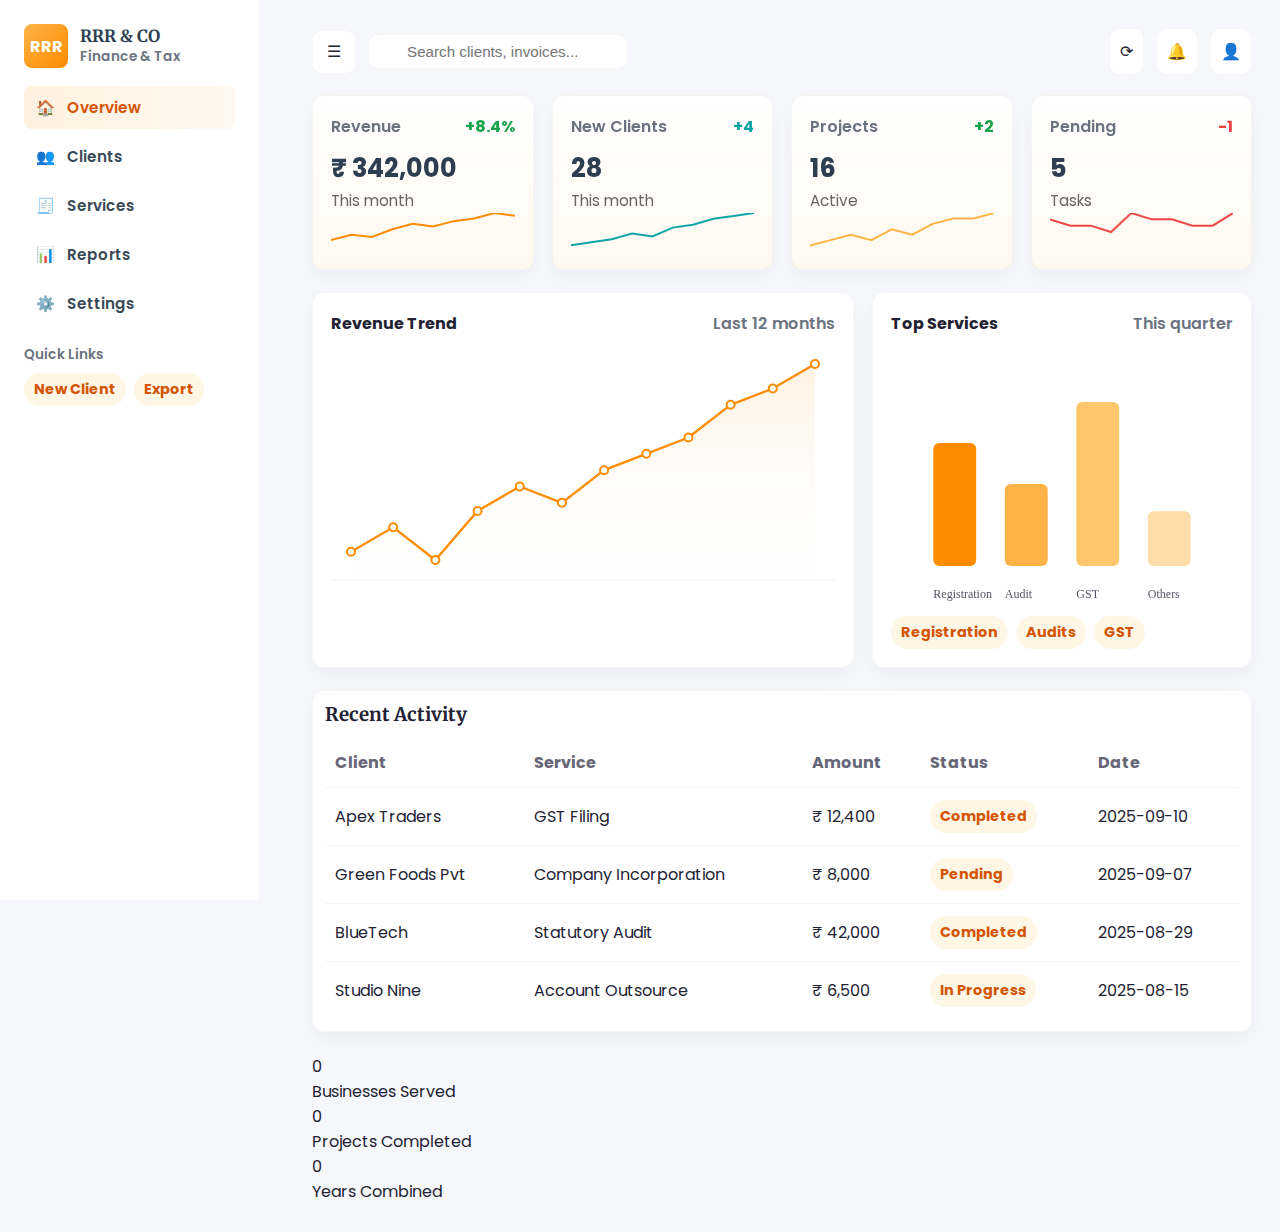
<file: admin.html>
<!doctype html>
<html lang="en">

<head>
  <meta charset="utf-8" />
  <meta name="viewport" content="width=device-width,initial-scale=1" />
  <title>Admin Dashboard — RRR & CO</title>

  <!-- Fonts -->
  <link
    href="https://fonts.googleapis.com/css2?family=Merriweather:ital,wght@0,300;0,700;1,700&family=Poppins:wght@300;400;600;700&display=swap"
    rel="stylesheet">

  <style>
    /* ========== Base (kept compatible with your site) ========== */
    * {
      box-sizing: border-box;
      margin: 0;
      padding: 0
    }

    html,
    body {
      height: 100%
    }

    body {
      font-family: 'Poppins', sans-serif;
      background: #f6f7fb;
      color: #223;
      -webkit-font-smoothing: antialiased;
      -moz-osx-font-smoothing: grayscale;
    }

    h1,
    h2,
    h3 {
      font-family: 'Merriweather', serif
    }

    a {
      color: inherit;
      text-decoration: none
    }

    /* ========== Admin Wrap ========== */
    .adminWrap {
      display: grid;
      grid-template-columns: 260px 1fr;
      min-height: 100vh;
      gap: 24px;
    }

    /* ========== Sidebar ========== */
    .admSidebar {
      background: #fff;
      border-right: 1px solid rgba(30, 34, 40, 0.04);
      padding: 24px;
      position: sticky;
      top: 0;
      height: 100vh;
      overflow: auto;
    }

    .admBrand {
      display: flex;
      gap: 12px;
      align-items: center;
      margin-bottom: 18px;
    }

    .admBrand .logoBox {
      width: 44px;
      height: 44px;
      border-radius: 8px;
      background: linear-gradient(135deg, #ffb347, #ff8c00);
      display: flex;
      align-items: center;
      justify-content: center;
      color: #fff;
      font-weight: 700;
      font-family: 'Poppins', sans-serif;
    }

    .admBrand h3 {
      font-size: 1.05rem;
      color: #2c3e50
    }

    .admNav {
      margin-top: 18px;
      display: flex;
      flex-direction: column;
      gap: 6px
    }

    .admNav a {
      display: flex;
      align-items: center;
      gap: 12px;
      padding: 10px 12px;
      border-radius: 8px;
      color: #3a4956;
      font-weight: 600;
      font-size: .95rem;
    }

    .admNav a:hover {
      background: rgba(255, 140, 0, 0.06);
      color: #2c3e50
    }

    .admNav a.active {
      background: linear-gradient(90deg, rgba(255, 140, 0, 0.12), rgba(255, 140, 0, 0.06));
      color: #d35400
    }

    /* ========== Main area ========== */
    .admMain {
      padding: 28px;
      overflow: auto;
    }

    .admTopbar {
      display: flex;
      align-items: center;
      justify-content: space-between;
      gap: 12px;
      margin-bottom: 20px;
    }

    .admTopbar-left {
      display: flex;
      align-items: center;
      gap: 12px
    }

    .admToggle {
      width: 44px;
      height: 44px;
      border-radius: 10px;
      background: #fff;
      border: 1px solid rgba(30, 34, 40, 0.04);
      display: flex;
      align-items: center;
      justify-content: center;
      cursor: pointer;
    }

    .admSearch {
      display: flex;
      align-items: center;
      background: #fff;
      padding: 8px 12px;
      border-radius: 10px;
      border: 1px solid rgba(30, 34, 40, 0.04);
      gap: 10px;
      min-width: 260px;
    }

    .admSearch input {
      border: 0;
      outline: none;
      font-size: .95rem;
      background: transparent
    }

    .admTopbar-right {
      display: flex;
      align-items: center;
      gap: 12px
    }

    .admIconBtn {
      background: #fff;
      padding: 10px;
      border-radius: 10px;
      border: 1px solid rgba(30, 34, 40, 0.04);
      cursor: pointer;
    }

    /* ========== KPI Cards ========== */
    .admKpis {
      display: grid;
      grid-template-columns: repeat(4, 1fr);
      gap: 18px;
      margin-bottom: 22px;
    }

    .admkpi {
      background: linear-gradient(180deg, #fff, #fffaf0);
      border-radius: 12px;
      padding: 18px;
      border: 1px solid rgba(30, 34, 40, 0.04);
      box-shadow: 0 8px 20px rgba(20, 24, 28, 0.04);
      transition: transform .25s ease, box-shadow .25s ease;
      position: relative;
      overflow: hidden;
    }

    .admkpi:hover {
      transform: translateY(-6px);
      box-shadow: 0 20px 40px rgba(20, 24, 28, 0.08)
    }

    .admkpi .khead {
      display: flex;
      align-items: center;
      justify-content: space-between;
      gap: 8px;
      margin-bottom: 10px
    }

    .knum {
      font-size: 1.6rem;
      font-weight: 700;
      color: #2c3e50
    }

    .ksub {
      font-size: .95rem;
      color: #666
    }

    .kdelta {
      font-weight: 700;
      color: #16a34a
    }

    /* small sparkline canvas */
    .miniChart {
      width: 100%;
      height: 38px;
      display: block
    }

    /* ========== Charts Row ========== */
    .admCharts {
      display: grid;
      grid-template-columns: 1fr 380px;
      gap: 18px;
      margin-bottom: 22px;
    }

    .chartCard {
      background: #fff;
      border-radius: 12px;
      padding: 18px;
      border: 1px solid rgba(30, 34, 40, 0.04);
      box-shadow: 0 8px 20px rgba(20, 24, 28, 0.04);
    }

    .chartHeader {
      display: flex;
      align-items: center;
      justify-content: space-between;
      margin-bottom: 8px
    }

    canvas {
      width: 100%;
      height: 260px;
      display: block
    }

    /* ========== Activity / Table ========== */
    .admTable {
      margin-top: 18px;
      background: #fff;
      border-radius: 12px;
      padding: 12px;
      border: 1px solid rgba(30, 34, 40, 0.04);
      box-shadow: 0 8px 20px rgba(20, 24, 28, 0.04);
    }

    table {
      width: 100%;
      border-collapse: collapse
    }

    th,
    td {
      padding: 12px 10px;
      text-align: left;
      border-bottom: 1px solid rgba(30, 34, 40, 0.04)
    }

    th {
      color: #667;
      font-weight: 700
    }

    tr:last-child td {
      border-bottom: 0
    }

    /* badges */
    .badge {
      display: inline-block;
      padding: 6px 10px;
      border-radius: 999px;
      background: #fff6e6;
      color: #d35400;
      font-weight: 700;
      font-size: .9rem
    }

    /* ========== Modal ========== */
    .admModal {
      position: fixed;
      inset: 0;
      display: flex;
      align-items: center;
      justify-content: center;
      background: rgba(0, 0, 0, 0.4);
      z-index: 999;
      visibility: hidden;
      opacity: 0;
      transition: opacity .2s ease, visibility .2s
    }

    .admModal.open {
      visibility: visible;
      opacity: 1
    }

    .admModal .card {
      background: #fff;
      padding: 20px;
      border-radius: 12px;
      max-width: 720px;
      width: 92%
    }

    /* ========== Responsive ========== */
    @media (max-width:1100px) {
      .adminWrap {
        grid-template-columns: 200px 1fr
      }

      .admKpis {
        grid-template-columns: repeat(3, 1fr)
      }

      .admCharts {
        grid-template-columns: 1fr 320px
      }
    }

    @media (max-width:860px) {
      .adminWrap {
        grid-template-columns: 1fr
      }

      .admSidebar {
        position: fixed;
        left: -320px;
        top: 0;
        bottom: 0;
        z-index: 60;
        width: 280px;
        transition: left .28s ease
      }

      .admSidebar.open {
        left: 0
      }

      .admMain {
        padding: 18px
      }

      .admTopbar {
        flex-direction: column;
        align-items: stretch;
        gap: 12px
      }

      .admKpis {
        grid-template-columns: repeat(2, 1fr)
      }

      .admCharts {
        grid-template-columns: 1fr
      }

      .admkpi {
        min-height: 100px
      }
    }

    @media (max-width:480px) {
      .admKpis {
        grid-template-columns: 1fr
      }

      .srvctitle {
        font-size: 1.25rem
      }

      th,
      td {
        padding: 10px 6px;
        font-size: .95rem
      }

      canvas {
        height: 200px
      }
    }

    /* tiny helpers */
    .muted {
      color: #6b7280;
      font-weight: 600
    }

    .flex {
      display: flex;
      align-items: center;
      gap: 12px
    }

    .ml-auto {
      margin-left: auto
    }
  </style>
</head>

<body>

  <div class="adminWrap">

    <!-- SIDEBAR -->
    <nav class="admSidebar" aria-label="Admin navigation">
      <div class="admBrand">
        <div class="logoBox">RRR</div>
        <div>
          <h3>RRR &amp; CO</h3>
          <div class="muted" style="font-size:.85rem">Finance & Tax</div>
        </div>
      </div>

      <div class="admNav" role="menu">
        <a href="#" class="active" data-key="overview"><span>🏠</span> Overview</a>
        <a href="#" data-key="clients"><span>👥</span> Clients</a>
        <a href="#" data-key="services"><span>🧾</span> Services</a>
        <a href="#" data-key="reports"><span>📊</span> Reports</a>
        <a href="#" data-key="settings"><span>⚙️</span> Settings</a>
      </div>

      <div style="margin-top:20px">
        <div class="muted" style="font-size:.85rem;margin-bottom:8px">Quick Links</div>
        <div style="display:flex;gap:8px;flex-wrap:wrap">
          <a class="badge" href="#clients">New Client</a>
          <a class="badge" href="#reports">Export</a>
        </div>
      </div>
    </nav>

    <!-- MAIN -->
    <main class="admMain">

      <!-- TOPBAR -->
      <div class="admTopbar">
        <div class="admTopbar-left">
          <div class="admToggle" id="admToggle" title="Toggle menu">☰</div>
          <div class="admSearch">
            <svg width="16" height="16" viewBox="0 0 24 24">
              <path fill="#8b95a3" d="M21 21l-4.35-4.35..."></path>
            </svg>
            <input type="search" placeholder="Search clients, invoices..." aria-label="Search">
          </div>
        </div>

        <div class="admTopbar-right">
          <div class="admIconBtn" id="refreshBtn" title="Refresh data">⟳</div>
          <div class="admIconBtn" id="notifBtn" title="Notifications">🔔</div>
          <div class="admIconBtn" id="profileBtn" title="Profile">👤</div>
        </div>
      </div>

      <!-- KPI CARDS -->
      <section class="admKpis" aria-label="Key metrics">
        <div class="admkpi">
          <div class="khead">
            <div class="muted">Revenue</div>
            <div class="kdelta">+8.4%</div>
          </div>
          <div class="knum" id="kRev">₹ 0</div>
          <small class="ksub">This month</small>
          <canvas class="miniChart" id="miniRev" height="38"></canvas>
        </div>

        <div class="admkpi">
          <div class="khead">
            <div class="muted">New Clients</div>
            <div class="kdelta" style="color:#0ea5a4">+4</div>
          </div>
          <div class="knum" id="kClients">0</div>
          <small class="ksub">This month</small>
          <canvas class="miniChart" id="miniClients" height="38"></canvas>
        </div>

        <div class="admkpi">
          <div class="khead">
            <div class="muted">Projects</div>
            <div class="kdelta">+2</div>
          </div>
          <div class="knum" id="kProj">0</div>
          <small class="ksub">Active</small>
          <canvas class="miniChart" id="miniProj" height="38"></canvas>
        </div>

        <div class="admkpi">
          <div class="khead">
            <div class="muted">Pending</div>
            <div class="kdelta" style="color:#ef4444">-1</div>
          </div>
          <div class="knum" id="kPend">0</div>
          <small class="ksub">Tasks</small>
          <canvas class="miniChart" id="miniPend" height="38"></canvas>
        </div>
      </section>

      <!-- CHARTS ROW -->
      <section class="admCharts">
        <div class="chartCard">
          <div class="chartHeader"><strong>Revenue Trend</strong>
            <div class="muted">Last 12 months</div>
          </div>
          <canvas id="lineChart" height="260" aria-label="Revenue trend chart"></canvas>
        </div>

        <div class="chartCard">
          <div class="chartHeader"><strong>Top Services</strong>
            <div class="muted">This quarter</div>
          </div>
          <canvas id="barChart" height="260" aria-label="Top services chart"></canvas>
          <div style="margin-top:12px;display:flex;gap:8px;flex-wrap:wrap">
            <span class="badge">Registration</span>
            <span class="badge">Audits</span>
            <span class="badge">GST</span>
          </div>
        </div>
      </section>

      <!-- ACTIVITY / TABLE -->
      <section class="admTable" aria-labelledby="activityTitle">
        <h3 id="activityTitle" style="margin-bottom:12px">Recent Activity</h3>
        <table>
          <thead>
            <tr>
              <th>Client</th>
              <th>Service</th>
              <th>Amount</th>
              <th>Status</th>
              <th>Date</th>
            </tr>
          </thead>
          <tbody id="activityBody">
            <!-- JS will populate rows -->
          </tbody>
        </table>
      </section>

      <!-- Counters -->
      <section class="chooszone" aria-label="Our impact" style="margin-top:22px">
        <div class="choositem">
          <div class="choosnum" data-goal="500">0</div>
          <div class="choostxt">Businesses Served</div>
        </div>
        <div class="choositem">
          <div class="choosnum" data-goal="120">0</div>
          <div class="choostxt">Projects Completed</div>
        </div>
        <div class="choositem">
          <div class="choosnum" data-goal="20">0</div>
          <div class="choostxt">Years Combined</div>
        </div>
      </section>

    </main>
  </div>

  <!-- Simple modal -->
  <div class="admModal" id="admModal" aria-hidden="true">
    <div class="card" role="dialog" aria-modal="true">
      <h3 id="mTitle">Detail</h3>
      <p id="mBody">Some details...</p>
      <div style="text-align:right;margin-top:12px">
        <button class="admIconBtn" id="closeModal">Close</button>
      </div>
    </div>
  </div>

  <script>
    /* ===================== SIDEBAR TOGGLE ===================== */
    const admToggle = document.getElementById('admToggle');
    const admSidebar = document.querySelector('.admSidebar');
    admToggle.addEventListener('click', () => {
      admSidebar.classList.toggle('open');
    });

    /* Close sidebar when clicking outside on small screens */
    document.addEventListener('click', (e) => {
      if (window.innerWidth <= 860) {
        if (!e.target.closest('.admSidebar') && !e.target.closest('#admToggle')) {
          admSidebar.classList.remove('open');
        }
      }
    });

    /* ===================== DUMMY DATA + UI POPULATION ===================== */
    const rand = (min, max) => Math.floor(Math.random() * (max - min + 1)) + min;

    const kpiData = {
      revenue: 342000,
      clients: 28,
      projects: 16,
      pending: 5
    };

    document.getElementById('kRev').textContent = `₹ ${kpiData.revenue.toLocaleString()}`;
    document.getElementById('kClients').textContent = `${kpiData.clients}`;
    document.getElementById('kProj').textContent = `${kpiData.projects}`;
    document.getElementById('kPend').textContent = `${kpiData.pending}`;

    /* Mini sparklines */
    function drawSpark(id, values, color) {
      const c = document.getElementById(id);
      if (!c) return;
      const ctx = c.getContext('2d');
      const w = c.width = c.clientWidth;
      const h = c.height = 38;
      ctx.clearRect(0, 0, w, h);
      ctx.strokeStyle = color; ctx.lineWidth = 2; ctx.beginPath();
      const step = w / (values.length - 1);
      values.forEach((v, i) => {
        const x = i * step;
        const y = h - (v / Math.max(...values) * h);
        if (i === 0) ctx.moveTo(x, y); else ctx.lineTo(x, y);
      });
      ctx.stroke();
    }
    drawSpark('miniRev', [20, 30, 26, 40, 50, 45, 55, 60, 70, 65], '#ff8c00');
    drawSpark('miniClients', [2, 3, 4, 6, 5, 8, 9, 11, 12, 13], '#0ea5a4');
    drawSpark('miniProj', [1, 2, 3, 2, 4, 3, 5, 6, 6, 7], '#ffb347');
    drawSpark('miniPend', [5, 4, 4, 3, 6, 5, 5, 4, 4, 6], '#ef4444');

    /* ========== Line chart (Revenue) ========== */
    function drawLineChart(id, labels, data, color) {
      const c = document.getElementById(id);
      const ctx = c.getContext('2d');
      const DPR = window.devicePixelRatio || 1;
      const W = c.clientWidth * DPR;
      const H = c.clientHeight * DPR;
      c.width = W; c.height = H; ctx.scale(DPR, DPR);
      ctx.clearRect(0, 0, c.clientWidth, c.clientHeight);

      // axes
      ctx.strokeStyle = 'rgba(30,34,40,0.06)'; ctx.lineWidth = 1;
      ctx.beginPath(); ctx.moveTo(0, c.clientHeight - 24); ctx.lineTo(c.clientWidth, c.clientHeight - 24); ctx.stroke();

      // compute points
      const max = Math.max(...data);
      const min = Math.min(...data);
      const pad = 20;
      const usableW = c.clientWidth - pad * 2;
      const usableH = c.clientHeight - pad * 2 - 24;
      ctx.beginPath();
      data.forEach((v, i) => {
        const x = pad + (i / (data.length - 1)) * usableW;
        const y = pad + (1 - ((v - min) / (max - min || 1))) * usableH;
        if (i === 0) ctx.moveTo(x, y); else ctx.lineTo(x, y);
      });
      ctx.strokeStyle = color; ctx.lineWidth = 2.4; ctx.stroke();

      // fill with gradient
      const grad = ctx.createLinearGradient(0, 0, 0, c.clientHeight);
      grad.addColorStop(0, color + '22');
      grad.addColorStop(1, 'rgba(255,255,255,0)');
      ctx.fillStyle = grad;
      ctx.lineTo(c.clientWidth - pad, c.clientHeight - 24);
      ctx.lineTo(pad, c.clientHeight - 24);
      ctx.closePath();
      ctx.fill();

      // small dots
      data.forEach((v, i) => {
        const x = pad + (i / (data.length - 1)) * usableW;
        const y = pad + (1 - ((v - min) / (max - min || 1))) * usableH;
        ctx.fillStyle = '#fff'; ctx.beginPath(); ctx.arc(x, y, 4, 0, Math.PI * 2); ctx.fill();
        ctx.strokeStyle = color; ctx.lineWidth = 2; ctx.stroke();
      });
    }

    // sample labels and values
    const months = ['Nov', 'Dec', 'Jan', 'Feb', 'Mar', 'Apr', 'May', 'Jun', 'Jul', 'Aug', 'Sep', 'Oct'];
    const revenueVals = [22000, 25000, 21000, 27000, 30000, 28000, 32000, 34000, 36000, 40000, 42000, 45000];
    drawLineChart('lineChart', months, revenueVals, '#ff8c00');

    /* ========== Bar Chart (Top services) ========== */
    function drawBarChart(id, labels, data, colors) {
      const c = document.getElementById(id);
      const ctx = c.getContext('2d');
      const DPR = window.devicePixelRatio || 1;
      const W = c.clientWidth * DPR;
      const H = c.clientHeight * DPR;
      c.width = W; c.height = H; ctx.scale(DPR, DPR);
      ctx.clearRect(0, 0, c.clientWidth, c.clientHeight);

      const pad = 28;
      const barW = (c.clientWidth - pad * 2) / data.length * 0.6;
      const max = Math.max(...data);
      data.forEach((v, i) => {
        const x = pad + i * ((c.clientWidth - pad * 2) / data.length) + (((c.clientWidth - pad * 2) / data.length) - barW) / 2;
        const h = (v / max) * (c.clientHeight - pad * 2 - 40);
        const y = c.clientHeight - pad - h - 10;
        ctx.fillStyle = colors[i] || '#ff8c00';
        roundRect(ctx, x, y, barW, h, 6, true, false);
        // label
        ctx.fillStyle = '#556';
        ctx.font = '12px Poppins';
        ctx.fillText(labels[i], x, c.clientHeight - 6);
      });
    }
    function roundRect(ctx, x, y, w, h, r, fill, stroke) {
      if (typeof stroke === 'undefined') stroke = true;
      if (typeof r === 'undefined') r = 5;
      ctx.beginPath(); ctx.moveTo(x + r, y); ctx.arcTo(x + w, y, x + w, y + h, r); ctx.arcTo(x + w, y + h, x, y + h, r); ctx.arcTo(x, y + h, x, y, r); ctx.arcTo(x, y, x + w, y, r); ctx.closePath();
      if (fill) ctx.fill(); if (stroke) ctx.stroke();
    }
    drawBarChart('barChart', ['Registration', 'Audit', 'GST', 'Others'], [45, 30, 60, 20], ['#ff8c00', '#ffb347', '#ffc76b', '#ffdca8']);

    /* ========== Populate recent activity rows ========== */
    const rows = [
      { client: 'Apex Traders', service: 'GST Filing', amount: '₹ 12,400', status: 'Completed', date: '2025-09-10' },
      { client: 'Green Foods Pvt', service: 'Company Incorporation', amount: '₹ 8,000', status: 'Pending', date: '2025-09-07' },
      { client: 'BlueTech', service: 'Statutory Audit', amount: '₹ 42,000', status: 'Completed', date: '2025-08-29' },
      { client: 'Studio Nine', service: 'Account Outsource', amount: '₹ 6,500', status: 'In Progress', date: '2025-08-15' }
    ];
    const body = document.getElementById('activityBody');
    rows.forEach(r => {
      const tr = document.createElement('tr');
      tr.innerHTML = `<td>${r.client}</td><td>${r.service}</td><td>${r.amount}</td><td><span class="badge">${r.status}</span></td><td>${r.date}</td>`;
      body.appendChild(tr);
    });

    /* ========== Counters animation (when visible) ========== */
    const counterEls = document.querySelectorAll('.choosnum');
    const counterObs = new IntersectionObserver((entries, obs) => {
      entries.forEach(entry => {
        if (entry.isIntersecting) {
          const el = entry.target;
          const goal = +el.getAttribute('data-goal');
          let cur = 0;
          const dur = 1200;
          const stepTime = Math.max(12, Math.floor(dur / goal));
          const step = () => {
            cur += Math.ceil(goal / (dur / stepTime));
            if (cur >= goal) cur = goal;
            el.textContent = cur;
            if (cur < goal) setTimeout(step, stepTime);
          };
          step();
          obs.unobserve(el);
        }
      });
    }, { threshold: 0.4 });
    counterEls.forEach(e => counterObs.observe(e));

    /* ========== Responsive redraw on resize ========== */
    let resizeTimer;
    window.addEventListener('resize', () => {
      clearTimeout(resizeTimer);
      resizeTimer = setTimeout(() => {
        drawSpark('miniRev', [20, 30, 26, 40, 50, 45, 55, 60, 70, 65], '#ff8c00');
        drawSpark('miniClients', [2, 3, 4, 6, 5, 8, 9, 11, 12, 13], '#0ea5a4');
        drawSpark('miniProj', [1, 2, 3, 2, 4, 3, 5, 6, 6, 7], '#ffb347');
        drawSpark('miniPend', [5, 4, 4, 3, 6, 5, 5, 4, 4, 6], '#ef4444');
        drawLineChart('lineChart', months, revenueVals, '#ff8c00');
        drawBarChart('barChart', ['Registration', 'Audit', 'GST', 'Others'], [45, 30, 60, 20], ['#ff8c00', '#ffb347', '#ffc76b', '#ffdca8']);
      }, 220);
    });

    /* ========== Modal basics ========== */
    const admModal = document.getElementById('admModal');
    const closeModal = document.getElementById('closeModal');
    closeModal.addEventListener('click', () => admModal.classList.remove('open'));

    /* Small demo: refresh button animates KPIs */
    document.getElementById('refreshBtn').addEventListener('click', () => {
      // small animation: bump numbers
      const newRev = kpiData.revenue + rand(-5000, 12000);
      const newClients = Math.max(5, kpiData.clients + rand(-3, 6));
      document.getElementById('kRev').textContent = `₹ ${newRev.toLocaleString()}`;
      document.getElementById('kClients').textContent = `${newClients}`;
      // animate lines a bit
      drawLineChart('lineChart', months, revenueVals.map(v => v + rand(-2000, 3000)), '#ff8c00');
    });

    /* Accessibility: keyboard toggle for sidebar */
    admToggle.addEventListener('keydown', (e) => {
      if (e.key === 'Enter' || e.key === ' ') admSidebar.classList.toggle('open');
    });
  </script>
</body>

</html>
</file>
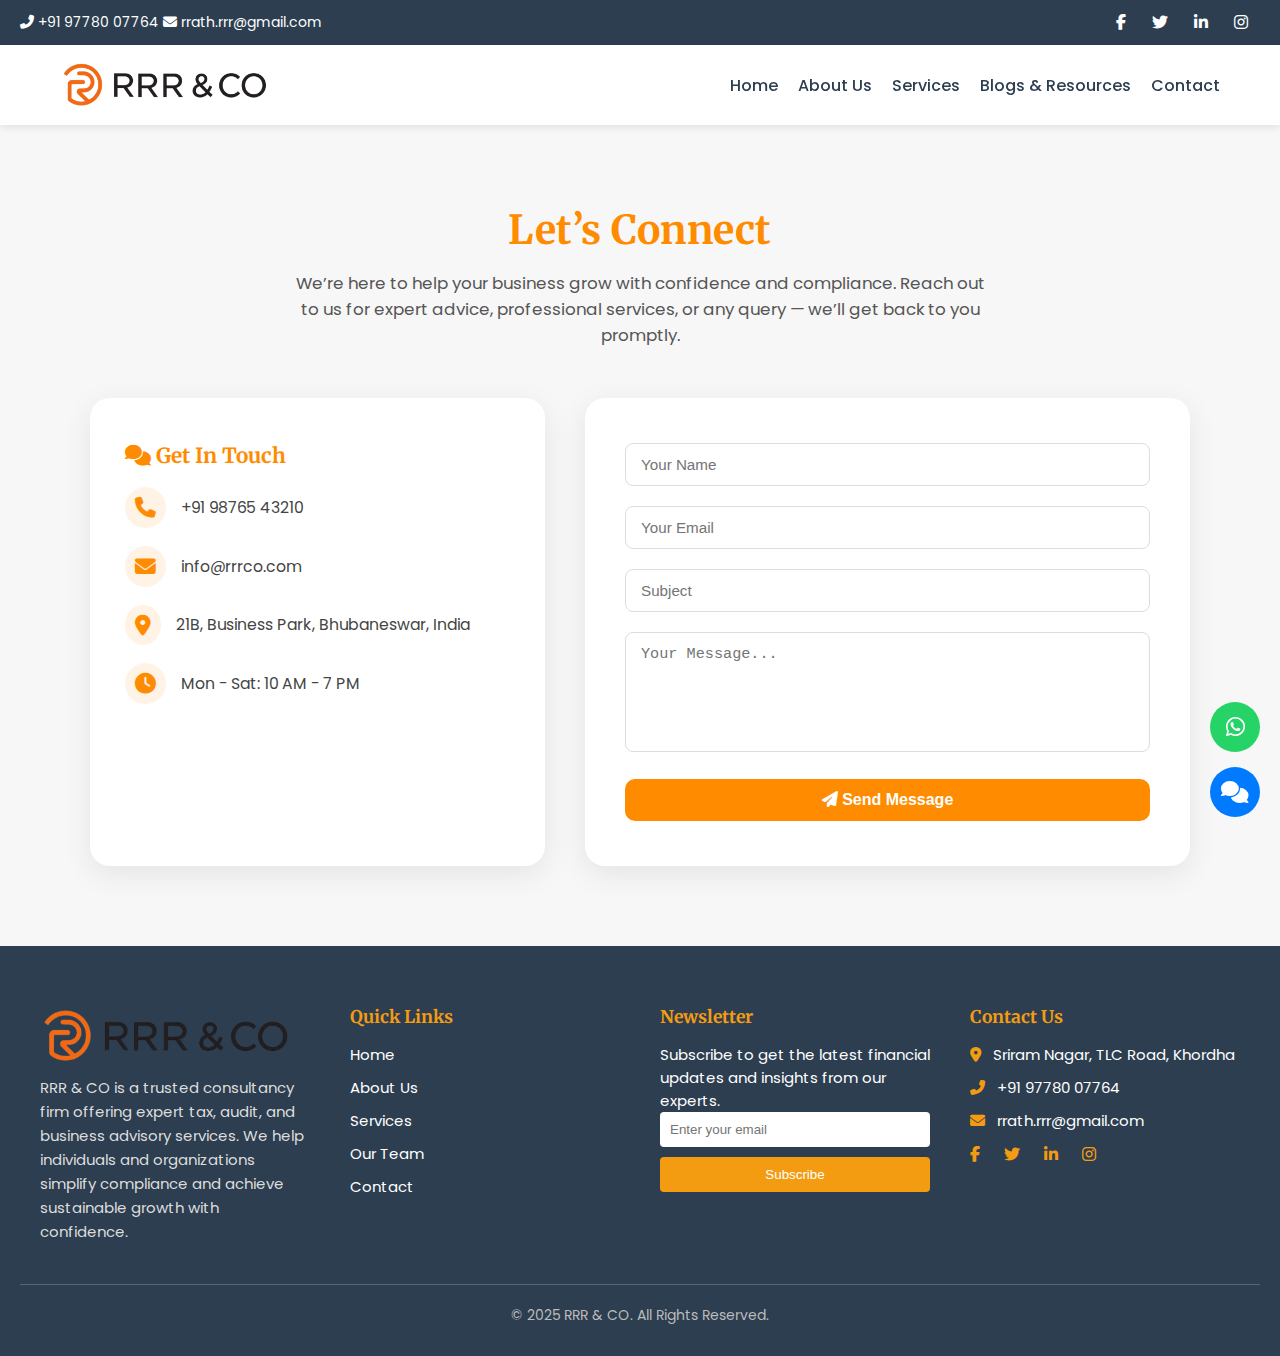
<file: contact.html>
<!DOCTYPE html>
<html lang="en">

<head>
    <meta charset="UTF-8" />
    <meta name="viewport" content="width=device-width, initial-scale=1.0" />
    <title>RRR & CO | Contact Us</title>
    <!-- Font Awesome -->
    <link rel="stylesheet" href="https://cdnjs.cloudflare.com/ajax/libs/font-awesome/6.5.1/css/all.min.css"
        integrity="sha512‑…your_hash…" crossorigin="anonymous" referrerpolicy="no-referrer" />
    <!-- Google Fonts -->
    <link
        href="https://fonts.googleapis.com/css2?family=Poppins:wght@400;600;700&family=Merriweather:wght@700&display=swap"
        rel="stylesheet">
    <link rel="stylesheet" href="main.css" />
</head>



<body>

    <!-- Top Bar -->
    <div class="top-bar">
        <div class="contact-info">
            <span><i class="fas fa-phone-alt"></i> +91 97780 07764</span>
            <span><i class="fas fa-envelope"></i> rrath.rrr@gmail.com</span>
        </div>

        <div class="social">
            <div class="footer-social">
                <a href="#"><i class="fab fa-facebook-f"></i></a>
                <a href="#"><i class="fab fa-twitter"></i></a>
                <a href="#"><i class="fab fa-linkedin-in"></i></a>
                <a href="#"><i class="fab fa-instagram"></i></a>
            </div>


        </div>
    </div>

    <!-- Header -->
    <header>
        <div class="navbar">
            <div class="logo">
                <a href="index.html">
                    <img src="img/logo.png" alt="RRR & CO Logo">
                </a>
            </div>
            <nav>
                <ul id="nav-links">
                    <li><a href="index.html">Home</a></li>
                    <li><a href="about.html">About Us</a></li>
                    <li><a href="services.html">Services</a></li>
                    <li><a href="#">Blogs & Resources</a></li>
                    <li><a href="#">Contact</a></li>
                </ul>
            </nav>

            <!-- Hamburger Icon -->
            <div class="hamburger" id="hamburger">
                <span></span>
                <span></span>
                <span></span>
            </div>
        </div>
    </header>

<body>

  <section class="quill-wrap">
    <h1>Let’s Connect</h1>
    <p>We’re here to help your business grow with confidence and compliance. Reach out to us for expert advice, professional services, or any query — we’ll get back to you promptly.</p>

    <div class="ember-grid">

      <div class="pearl-info">
        <h3><i class="fa-solid fa-comments"></i> Get In Touch</h3>

        <div class="muse-item"><i class="fa-solid fa-phone"></i> +91 98765 43210</div>
        <div class="muse-item"><i class="fa-solid fa-envelope"></i> info@rrrco.com</div>
        <div class="muse-item"><i class="fa-solid fa-location-dot"></i> 21B, Business Park, Bhubaneswar, India</div>
        <div class="muse-item"><i class="fa-solid fa-clock"></i> Mon - Sat: 10 AM - 7 PM</div>
      </div>

      <div class="saffron-form">
        <form>
          <div class="linen-field">
            <input type="text" placeholder="Your Name" required>
          </div>
          <div class="linen-field">
            <input type="email" placeholder="Your Email" required>
          </div>
          <div class="linen-field">
            <input type="text" placeholder="Subject">
          </div>
          <div class="linen-field">
            <textarea placeholder="Your Message..." required></textarea>
          </div>
          <button class="blaze-send" type="submit"><i class="fa-solid fa-paper-plane"></i> Send Message</button>
        </form>
      </div>

    </div>
  </section>


        <!-- Footer -->
        <footer>
            <div class="footer-container">
                <!-- Column 1: Logo + About -->
                <div class="footer-about">
                    <a href="index.html" class="footer-logo">
                        <img src="img/logo.png" alt="RRR & CO Logo">
                    </a>
                    <p>RRR & CO is a trusted consultancy firm offering expert tax, audit, and business advisory
                        services.
                        We help individuals and organizations simplify compliance and achieve sustainable growth
                        with confidence.</p>
                </div>

                <!-- Column 2: Quick Links -->
                <div class="footer-links">
                    <h3>Quick Links</h3>
                    <ul>
                        <li><a href="#">Home</a></li>
                        <li><a href="#">About Us</a></li>
                        <li><a href="#">Services</a></li>
                        <li><a href="#">Our Team</a></li>
                        <li><a href="#">Contact</a></li>
                    </ul>
                </div>

                <!-- Column 3: Newsletter -->
                <div class="footer-newsletter">
                    <h3>Newsletter</h3>
                    <p>Subscribe to get the latest financial updates and insights from our experts.</p>
                    <form>
                        <input type="email" placeholder="Enter your email" required>
                        <button type="submit">Subscribe</button>
                    </form>
                </div>

                <!-- Column 4: Contact Info -->
                <div class="footer-contact">
                    <h3>Contact Us</h3>
                    <p><i class="fas fa-map-marker-alt"></i> Sriram Nagar, TLC Road, Khordha</p>
                    <p><i class="fas fa-phone-alt"></i> +91 97780 07764</p>
                    <p><i class="fas fa-envelope"></i> rrath.rrr@gmail.com</p>
                    <div class="footer-social">
                        <a href="#"><i class="fab fa-facebook-f"></i></a>
                        <a href="#"><i class="fab fa-twitter"></i></a>
                        <a href="#"><i class="fab fa-linkedin-in"></i></a>
                        <a href="#"><i class="fab fa-instagram"></i></a>
                    </div>
                </div>
            </div>

            <div class="footer-bottom">
                <p>© 2025 RRR & CO. All Rights Reserved.</p>
            </div>
        </footer>


        <!-- Floating Buttons -->
        <div class="floating-buttons">
            <!-- WhatsApp Button -->
            <a href="https://wa.me/919876543210" target="_blank" class="whatsapp" title="Chat on WhatsApp">
                <i class="fa-brands fa-whatsapp"></i>
            </a>

            <!-- Chat Button -->
            <button class="chat" id="chatButton" title="Chat with us">
                <i class="fa-solid fa-comments"></i>
            </button>
        </div>

        <!-- Chat Box -->
        <div class="chatbox" id="chatbox">
            <div class="chat-header">
                Chat with RRR & CO
                <button class="close-chat" id="closeChat">&times;</button>
            </div>
            <div class="chat-messages" id="chatMessages">
                <div class="bot">👋 Welcome to RRR & CO!</div>
                <div class="bot">You can ask about <b>services</b>, <b>contact</b>, or <b>about us</b>.</div>
            </div>
            <div class="chat-input">
                <input type="text" id="userInput" placeholder="Type your message..." />
                <button id="sendBtn">Send</button>
            </div>
        </div>

        <button id="backToTop" title="Back to Top">
            <i class="fa fa-arrow-up"></i>
        </button>

    </div>
</section>

<script src="main.js"></script>

</body>

</html>
</file>
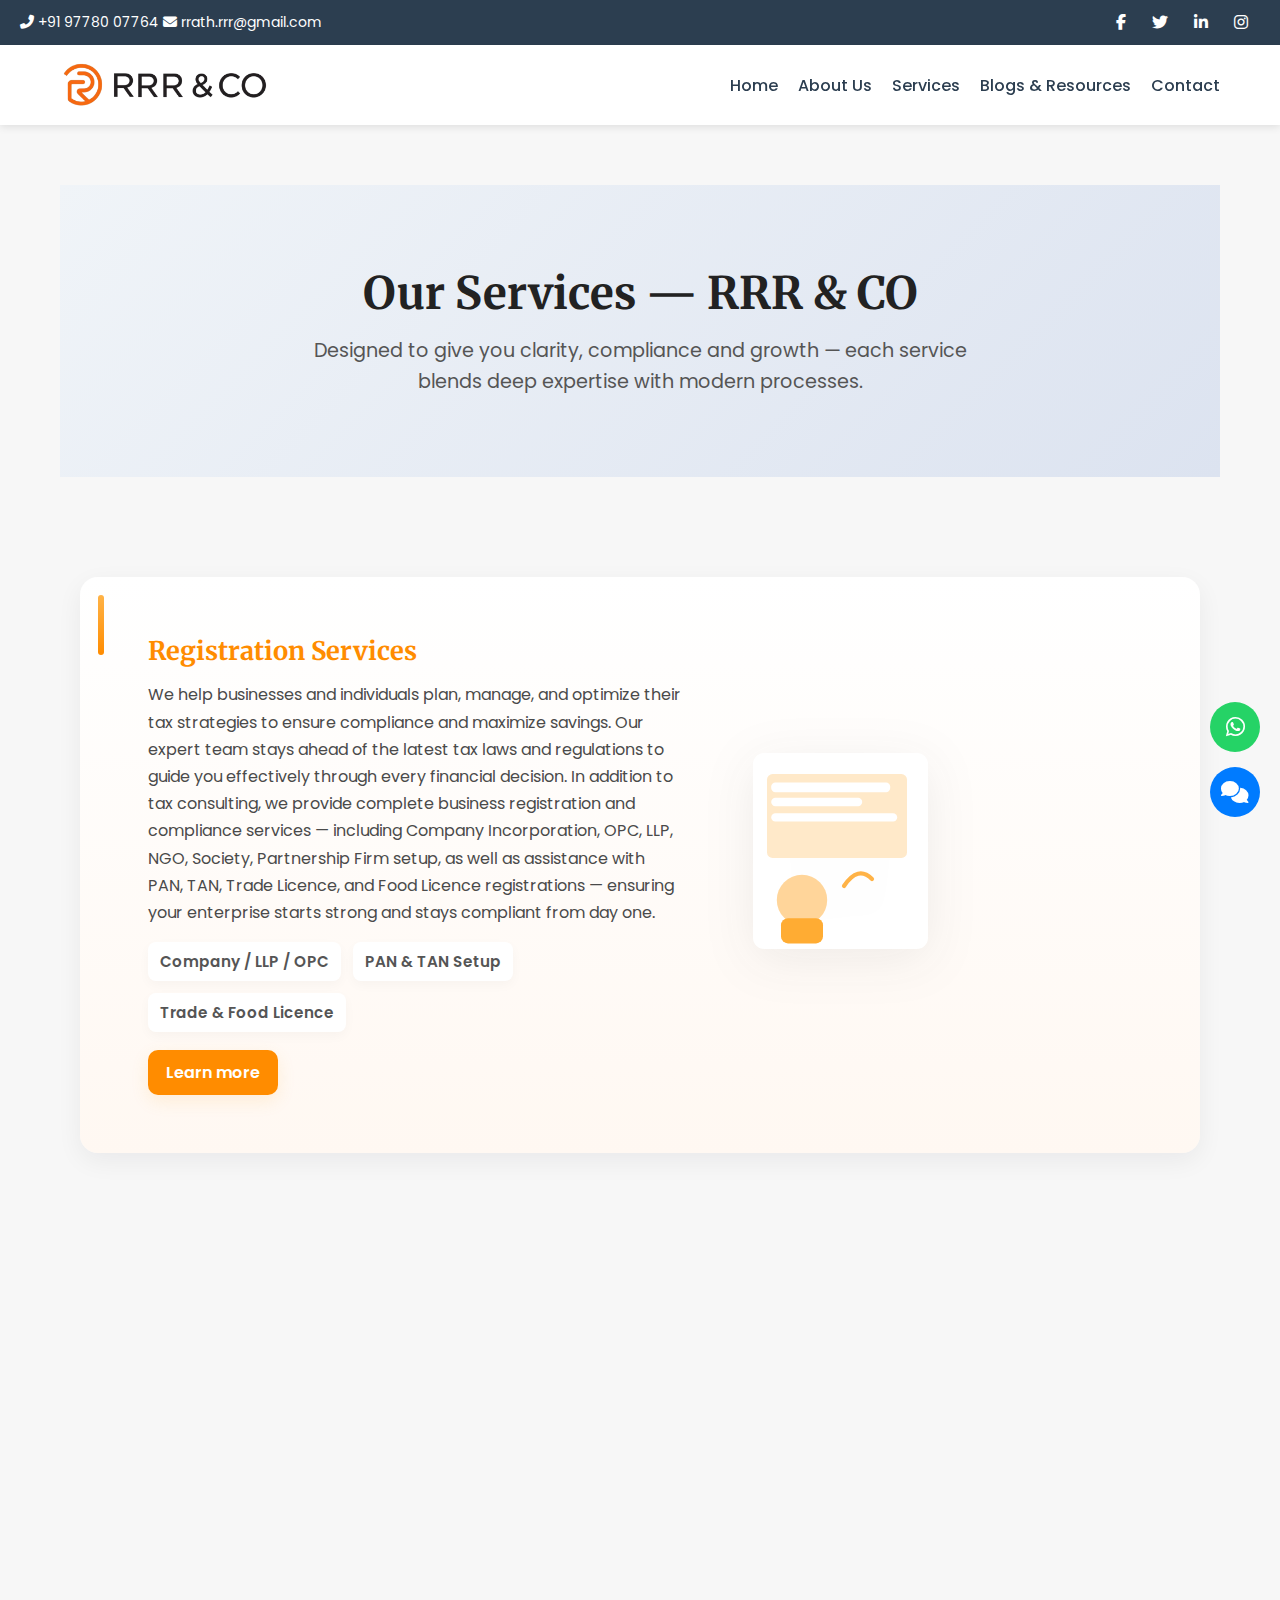
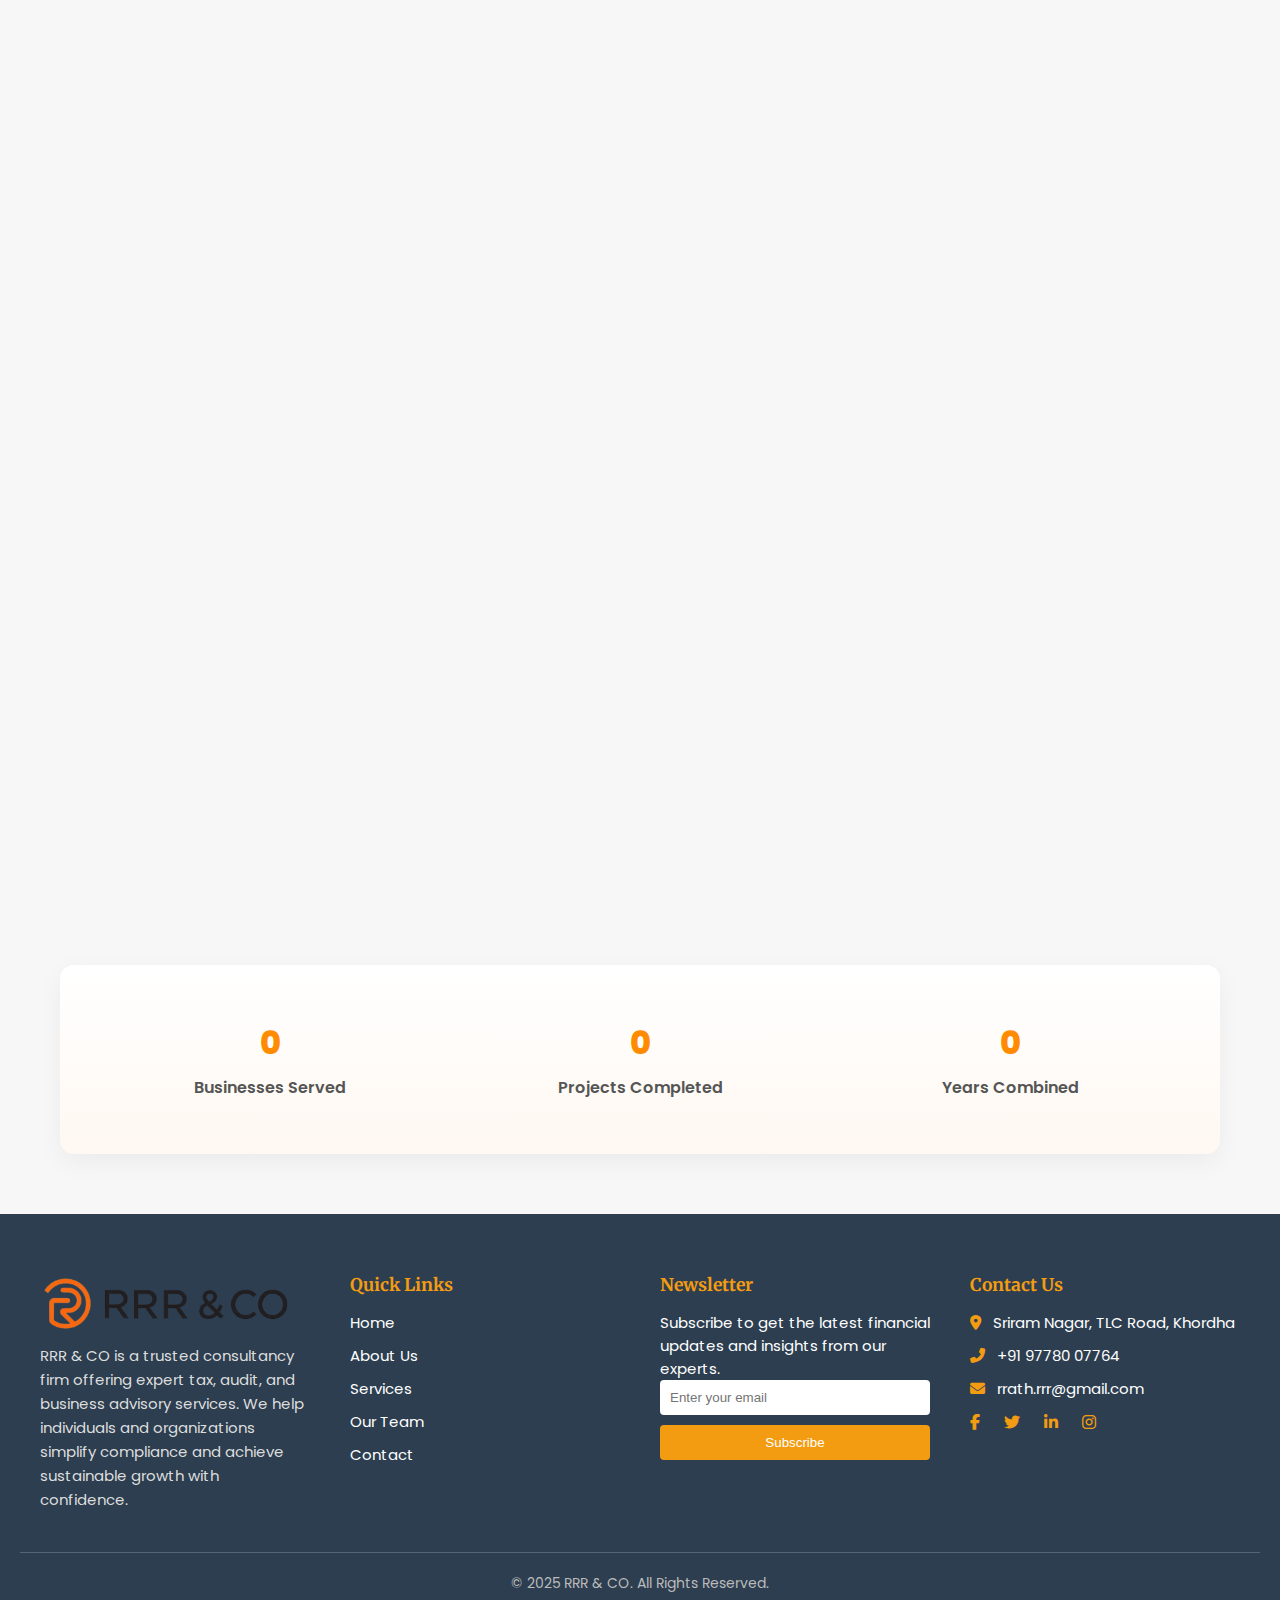
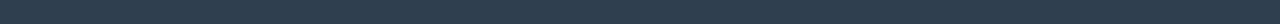
<file: services.html>
<!DOCTYPE html>
<html lang="en">

<head>
  <meta charset="UTF-8" />
  <meta name="viewport" content="width=device-width, initial-scale=1.0" />
  <title>RRR & CO | Tax & Finance Experts</title>
  <!-- Font Awesome -->
  <link rel="stylesheet" href="https://cdnjs.cloudflare.com/ajax/libs/font-awesome/6.5.1/css/all.min.css"
    integrity="sha512‑…your_hash…" crossorigin="anonymous" referrerpolicy="no-referrer" />
  <!-- Google Fonts -->
  <link
    href="https://fonts.googleapis.com/css2?family=Poppins:wght@400;600;700&family=Merriweather:wght@700&display=swap"
    rel="stylesheet">
  <link rel="stylesheet" href="main.css" />
</head>


<body>

  <!-- Top Bar -->
  <div class="top-bar">
    <div class="contact-info">
      <span><i class="fas fa-phone-alt"></i> +91 97780 07764</span>
      <span><i class="fas fa-envelope"></i> rrath.rrr@gmail.com</span>
    </div>

    <div class="social">
      <div class="footer-social">
        <a href="#"><i class="fab fa-facebook-f"></i></a>
        <a href="#"><i class="fab fa-twitter"></i></a>
        <a href="#"><i class="fab fa-linkedin-in"></i></a>
        <a href="#"><i class="fab fa-instagram"></i></a>
      </div>


    </div>
  </div>

  <!-- Header -->
  <header>
    <div class="navbar">
      <div class="logo">
        <a href="index.html">
          <img src="img/logo.png" alt="RRR & CO Logo">
        </a>
      </div>
      <nav>
        <ul id="nav-links">
          <li><a href="index.html">Home</a></li>
          <li><a href="about.html">About Us</a></li>
          <li><a href="#">Services</a></li>
          <li><a href="#">Blogs & Resources</a></li>
          <li><a href="#">Contact</a></li>
        </ul>
      </nav>

      <!-- Hamburger Icon -->
      <div class="hamburger" id="hamburger">
        <span></span>
        <span></span>
        <span></span>
      </div>
    </div>
  </header>


<body>

<div class="ritualwrap">

<div class="zenith-banner">
  <h1>Our Services — RRR & CO</h1>
  <p>Designed to give you clarity, compliance and growth — each service blends deep expertise with modern processes.</p>
</div>



  <!-- ---------- Service 1 (Registration Services) ---------- -->
  <section class="servzone">
    <article class="servblock" id="serv-1">
      <div class="serv-accent" aria-hidden="true"></div>

      <div class="servtxt" aria-labelledby="reg-title">
        <h3 id="reg-title">Registration Services</h3>
        <p>We help businesses and individuals plan, manage, and optimize their tax strategies to ensure compliance and maximize savings. Our expert team stays ahead of the latest tax laws and regulations to guide you effectively through every financial decision. In addition to tax consulting, we provide complete business registration and compliance services — including Company Incorporation, OPC, LLP, NGO, Society, Partnership Firm setup, as well as assistance with PAN, TAN, Trade Licence, and Food Licence registrations — ensuring your enterprise starts strong and stays compliant from day one.</p>

        <div class="serv-feats" aria-hidden="true">
          <div class="serv-feat">Company / LLP / OPC</div>
          <div class="serv-feat">PAN & TAN Setup</div>
          <div class="serv-feat">Trade & Food Licence</div>
        </div>

        <a class="servbtn" href="#contact" aria-label="Learn more about Registration">Learn more</a>
      </div>

      <div class="servicon" data-follow="true" aria-hidden="true">
        <!-- illustrative SVG (people & documents) -->
        <svg viewBox="0 0 600 400" xmlns="http://www.w3.org/2000/svg" role="img" aria-hidden="true">
          <defs>
            <linearGradient id="g1" x1="0" x2="1">
              <stop offset="0" stop-color="#fff3e6"/>
              <stop offset="1" stop-color="#fff8f2"/>
            </linearGradient>
          </defs>
          <rect x="30" y="40" width="250" height="280" rx="16" fill="#ffffff" opacity="0.95"/>
          <g transform="translate(40,60)">
            <rect x="10" y="10" width="200" height="120" rx="8" fill="#ffe9c9"/>
            <rect x="16" y="22" width="170" height="14" rx="6" fill="#fff"/>
            <rect x="16" y="44" width="130" height="12" rx="6" fill="#fff"/>
            <rect x="16" y="66" width="180" height="12" rx="6" fill="#fff"/>
            <!-- person -->
            <circle cx="60" cy="190" r="36" fill="#ffd59a"/>
            <rect x="30" y="216" width="60" height="36" rx="10" fill="#ffac33"/>
            <path d="M120 170 q20 -30 40 -10" stroke="#ffb347" stroke-width="6" fill="none" stroke-linecap="round"/>
          </g>
        </svg>
      </div>
    </article>
  </section>

  <!-- ---------- Service 2 (Business Services) ---------- -->
  <section class="servzone">
    <article class="servblock servblock--alt" id="serv-2">
      <div class="serv-accent" aria-hidden="true"></div>

      <div class="servtxt" aria-labelledby="bus-title">
        <h3 id="bus-title">Business Services</h3>
        <p>Our Business services provide transparency and confidence, ensuring your financial statements reflect true business performance and meet the highest professional standards. We also offer comprehensive support services, including Account Outsourcing, Internal Audits, MSME Registration, Project Reports & CMA preparation, and Bank Financing assistance — helping your business maintain accuracy, compliance, and financial strength.</p>

        <div class="serv-feats" aria-hidden="true">
          <div class="serv-feat">Account Outsourcing</div>
          <div class="serv-feat">Internal Audit</div>
          <div class="serv-feat">Project Reports & CMA</div>
        </div>

        <a class="servbtn" href="#contact" aria-label="Learn more about Business Services">Learn more</a>
      </div>

      <div class="servicon" data-follow="true" aria-hidden="true">
        <!-- illustrative SVG (charts & briefcase) -->
        <svg viewBox="0 0 600 400" xmlns="http://www.w3.org/2000/svg" role="img" aria-hidden="true">
          <rect x="40" y="30" width="260" height="300" rx="18" fill="#fff" opacity="0.96"/>
          <g transform="translate(60,60)">
            <rect x="10" y="10" width="200" height="28" rx="6" fill="#fff3e6"/>
            <g transform="translate(0,60)">
              <rect x="0" y="70" width="28" height="70" rx="4" fill="#ffd59a"/>
              <rect x="40" y="40" width="28" height="100" rx="4" fill="#ffb347"/>
              <rect x="80" y="20" width="28" height="120" rx="4" fill="#ff8c00"/>
              <rect x="120" y="0" width="28" height="140" rx="4" fill="#ff7a00"/>
            </g>
            <rect x="150" y="10" width="40" height="40" rx="8" fill="#ffb347"/>
            <path d="M180 200 q40 -40 80 0" stroke="#ff8c00" stroke-width="8" fill="none" stroke-linecap="round"/>
          </g>
        </svg>
      </div>
    </article>
  </section>

  <!-- ---------- Service 3 (Statutory Compliances) ---------- -->
  <section class="servzone">
    <article class="servblock" id="serv-3">
      <div class="serv-accent" aria-hidden="true"></div>

      <div class="servtxt" aria-labelledby="stat-title">
        <h3 id="stat-title">Statutory Compliances</h3>
        <p>From registration to filing and compliance, our GST experts simplify every step of the process. We ensure you remain fully compliant while minimizing tax liabilities and avoiding penalties. Our services extend beyond GST to include comprehensive financial compliance solutions such as Income Tax, TDS, ROC filings, PF, ESI, Professional Tax, Statutory Audits, and Digital Signature issuance — all under one trusted roof.</p>

        <div class="serv-feats" aria-hidden="true">
          <div class="serv-feat">GST / TDS / ROC</div>
          <div class="serv-feat">PF / ESI / P.Tax</div>
          <div class="serv-feat">Statutory Audit</div>
        </div>

        <a class="servbtn" href="#contact" aria-label="Learn more about Statutory Compliances">Learn more</a>
      </div>

      <div class="servicon" data-follow="true" aria-hidden="true">
        <!-- illustrative SVG (shield & checklist) -->
        <svg viewBox="0 0 600 400" xmlns="http://www.w3.org/2000/svg" role="img" aria-hidden="true">
          <rect x="40" y="40" width="260" height="280" rx="16" fill="#fff" opacity="0.96"/>
          <g transform="translate(60,70)">
            <rect x="0" y="0" width="200" height="36" rx="8" fill="#fff3e6"/>
            <rect x="0" y="60" width="160" height="12" rx="6" fill="#fff"/>
            <rect x="0" y="84" width="120" height="12" rx="6" fill="#fff"/>
            <g transform="translate(130,110)">
              <circle cx="20" cy="20" r="28" fill="#ffd59a"/>
              <path d="M8 20 l10 10 l20 -20" stroke="#ff8c00" stroke-width="6" fill="none" stroke-linecap="round" stroke-linejoin="round"/>
            </g>
            <rect x="10" y="140" width="170" height="70" rx="10" fill="#ffefda"/>
            <path d="M40 210 q40 -30 80 0" stroke="#ffb347" stroke-width="8" fill="none" stroke-linecap="round"/>
          </g>
        </svg>
      </div>
    </article>
  </section>

  <!-- ---------- Why Choose Us (counters) ---------- -->
  <section class="chooszone" aria-label="Our impact">
    <div class="choositem">
      <div class="choosnum" data-goal="500">0</div>
      <div class="choostxt">Businesses Served</div>
    </div>
    <div class="choositem">
      <div class="choosnum" data-goal="120">0</div>
      <div class="choostxt">Projects Completed</div>
    </div>
    <div class="choositem">
      <div class="choosnum" data-goal="20">0</div>
      <div class="choostxt">Years Combined</div>
    </div>
  </section>

</div>

<!-- Footer -->
  <footer>
    <div class="footer-container">
      <!-- Column 1: Logo + About -->
      <div class="footer-about">
        <a href="index.html" class="footer-logo">
          <img src="img/logo.png" alt="RRR & CO Logo">
        </a>
        <p>RRR & CO is a trusted consultancy firm offering expert tax, audit, and business advisory services.
          We help individuals and organizations simplify compliance and achieve sustainable growth with confidence.</p>
      </div>

      <!-- Column 2: Quick Links -->
      <div class="footer-links">
        <h3>Quick Links</h3>
        <ul>
          <li><a href="#">Home</a></li>
          <li><a href="#">About Us</a></li>
          <li><a href="#">Services</a></li>
          <li><a href="#">Our Team</a></li>
          <li><a href="#">Contact</a></li>
        </ul>
      </div>

      <!-- Column 3: Newsletter -->
      <div class="footer-newsletter">
        <h3>Newsletter</h3>
        <p>Subscribe to get the latest financial updates and insights from our experts.</p>
        <form>
          <input type="email" placeholder="Enter your email" required>
          <button type="submit">Subscribe</button>
        </form>
      </div>

      <!-- Column 4: Contact Info -->
      <div class="footer-contact">
        <h3>Contact Us</h3>
        <p><i class="fas fa-map-marker-alt"></i> Sriram Nagar, TLC Road, Khordha</p>
        <p><i class="fas fa-phone-alt"></i> +91 97780 07764</p>
        <p><i class="fas fa-envelope"></i> rrath.rrr@gmail.com</p>
        <div class="footer-social">
          <a href="#"><i class="fab fa-facebook-f"></i></a>
          <a href="#"><i class="fab fa-twitter"></i></a>
          <a href="#"><i class="fab fa-linkedin-in"></i></a>
          <a href="#"><i class="fab fa-instagram"></i></a>
        </div>
      </div>
    </div>

    <div class="footer-bottom">
      <p>© 2025 RRR & CO. All Rights Reserved.</p>
    </div>
  </footer>


  <!-- Floating Buttons -->
  <div class="floating-buttons">
    <!-- WhatsApp Button -->
    <a href="https://wa.me/919876543210" target="_blank" class="whatsapp" title="Chat on WhatsApp">
      <i class="fa-brands fa-whatsapp"></i>
    </a>

    <!-- Chat Button -->
    <button class="chat" id="chatButton" title="Chat with us">
      <i class="fa-solid fa-comments"></i>
    </button>
  </div>

  <!-- Chat Box -->
  <div class="chatbox" id="chatbox">
    <div class="chat-header">
      Chat with RRR & CO
      <button class="close-chat" id="closeChat">&times;</button>
    </div>
    <div class="chat-messages" id="chatMessages">
      <div class="bot">👋 Welcome to RRR & CO!</div>
      <div class="bot">You can ask about <b>services</b>, <b>contact</b>, or <b>about us</b>.</div>
    </div>
    <div class="chat-input">
      <input type="text" id="userInput" placeholder="Type your message..." />
      <button id="sendBtn">Send</button>
    </div>
  </div>

  <button id="backToTop" title="Back to Top">
    <i class="fa fa-arrow-up"></i>
  </button>

  <script src="main.js"></script>

<script>
  // ---------- Scroll reveal (single observer) ----------
  const revealObserver = new IntersectionObserver((entries, obs) => {
    entries.forEach(entry => {
      if(entry.isIntersecting){
        entry.target.classList.add('inview');
        // once revealed, unobserve to avoid re-trigger
        obs.unobserve(entry.target);
      }
    });
  }, { threshold: 0.18 });

  document.querySelectorAll('.servblock').forEach(el => revealObserver.observe(el));
  document.querySelectorAll('.choositem').forEach(el => revealObserver.observe(el));

  // ---------- SVG follow (parallax) inside block ----------
  // Only follow while pointer is inside a block; subtle movement
  const followBlocks = document.querySelectorAll('[data-follow="true"]');
  followBlocks.forEach(block => {
    const svg = block.querySelector('svg');
    if(!svg) return;

    // pointer move within block
    block.addEventListener('mousemove', (ev) => {
      const rect = block.getBoundingClientRect();
      const px = (ev.clientX - rect.left) / rect.width - 0.5; // -0.5 to 0.5
      const py = (ev.clientY - rect.top) / rect.height - 0.5;
      const moveX = px * 18; // horizontal sensitivity
      const moveY = py * 12; // vertical sensitivity
      svg.style.transform = `translate(${moveX}px, ${moveY}px) rotate(${px * 3}deg)`;
    });

    // when mouse leaves, return to center
    block.addEventListener('mouseleave', () => {
      svg.style.transform = `translate(0px,0px) rotate(0deg)`;
    });
  });

  // ---------- Counters (start when visible) ----------
  const counterObserver = new IntersectionObserver((entries, obs) => {
    entries.forEach(entry => {
      if(entry.isIntersecting){
        const el = entry.target.querySelector('.choosnum');
        if(!el) { obs.unobserve(entry.target); return; }
        const goal = +el.getAttribute('data-goal');
        let current = 0;
        const duration = 1400; // ms
        const stepTime = Math.max(12, Math.floor(duration / goal));
        const step = () => {
          current += Math.ceil(goal / (duration / stepTime));
          if(current >= goal) current = goal;
          el.textContent = current;
          if(current < goal) setTimeout(step, stepTime);
        };
        step();
        obs.unobserve(entry.target);
      }
    });
  }, { threshold: 0.4 });

  document.querySelectorAll('.choositem').forEach(el => counterObserver.observe(el));

  // ---------- accessibility: enable keyboard focus hover effect ----------
  document.querySelectorAll('.servblock').forEach(block => {
    block.addEventListener('focusin', () => block.classList.add('inview'));
  });

</script>
</body>
</html>
</file>
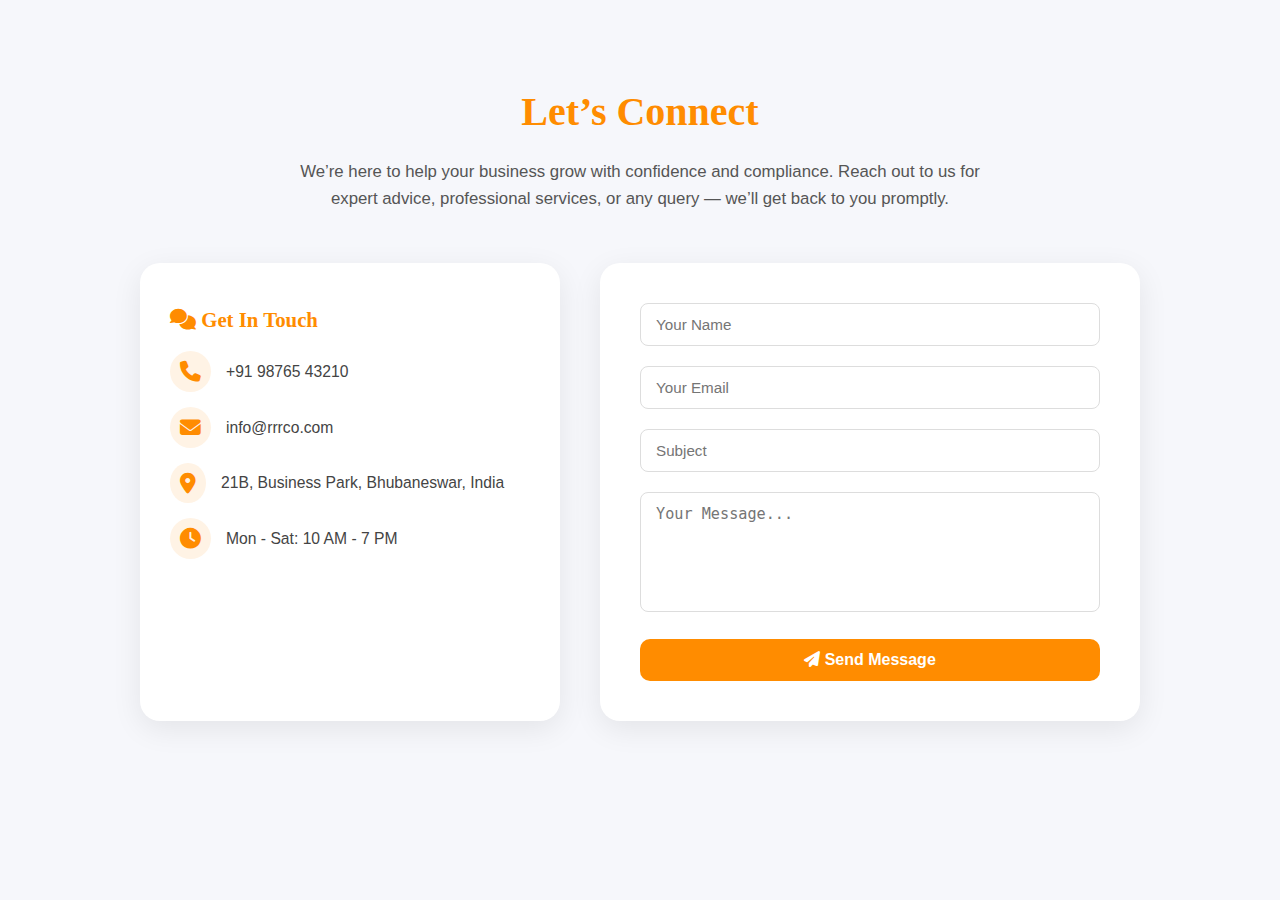
<file: test.html>
<!DOCTYPE html>
<html lang="en">
<head>
  <meta charset="UTF-8" />
  <meta name="viewport" content="width=device-width, initial-scale=1.0" />
  <title>Contact Us — RRR & CO</title>
  <link rel="stylesheet" href="https://cdnjs.cloudflare.com/ajax/libs/font-awesome/6.5.0/css/all.min.css">

  <style>
    * {
      margin: 0;
      padding: 0;
      box-sizing: border-box;
    }

    body {
      font-family: 'Poppins', sans-serif;
      background-color: #f6f7fb;
      color: #333;
      line-height: 1.6;
    }

    h1, h2, h3 {
      font-family: 'Merriweather', serif;
    }

    a {
      text-decoration: none;
      color: inherit;
    }

    /* --- Wrapper --- */
    .connect-wrapper {
      display: flex;
      flex-direction: column;
      align-items: center;
      padding: 80px 20px;
      text-align: center;
      animation: fadeIn 1s ease-in-out;
    }

    .connect-wrapper h1 {
      color: #ff8c00;
      font-size: 2.5rem;
      margin-bottom: 15px;
    }

    .connect-wrapper p {
      max-width: 700px;
      margin-bottom: 50px;
      color: #555;
      font-size: 1.05rem;
    }

    /* --- Main Container --- */
    .linkbox {
      display: flex;
      justify-content: center;
      flex-wrap: wrap;
      gap: 40px;
      width: 100%;
      max-width: 1000px;
    }

    .talk-card, .form-box {
      background: #fff;
      border-radius: 20px;
      box-shadow: 0 8px 30px rgba(0,0,0,0.08);
      transition: all 0.4s ease;
    }

    .talk-card {
      flex: 1 1 280px;
      padding: 40px 30px;
      text-align: left;
      animation: slideUp 1s ease forwards;
    }

    .talk-card:hover {
      transform: translateY(-5px);
      box-shadow: 0 12px 35px rgba(255,140,0,0.25);
    }

    .talk-card h3 {
      color: #ff8c00;
      margin-bottom: 15px;
      font-size: 1.3rem;
    }

    .talk-item {
      margin: 15px 0;
      display: flex;
      align-items: center;
      gap: 15px;
      color: #444;
      font-size: 0.98rem;
    }

    .talk-item i {
      color: #ff8c00;
      font-size: 1.3rem;
      background: #fff3e5;
      padding: 10px;
      border-radius: 50%;
      transition: 0.3s;
    }

    .talk-item:hover i {
      transform: scale(1.1);
      background: #ff8c00;
      color: #fff;
    }

    /* --- Form Box --- */
    .form-box {
      flex: 1 1 400px;
      padding: 40px;
      animation: slideUp 1.2s ease forwards;
    }

    .form-box form {
      display: flex;
      flex-direction: column;
      gap: 20px;
    }

    .form-field {
      position: relative;
    }

    .form-field input, .form-field textarea {
      width: 100%;
      padding: 12px 15px;
      border: 1px solid #ddd;
      border-radius: 8px;
      background-color: #fff;
      font-size: 0.95rem;
      outline: none;
      transition: 0.3s ease;
    }

    .form-field input:focus, .form-field textarea:focus {
      border-color: #ff8c00;
      box-shadow: 0 0 6px rgba(255,140,0,0.2);
    }

    .form-field textarea {
      resize: none;
      min-height: 120px;
    }

    .send-btn1 {
      background-color: #ff8c00;
      color: white;
      padding: 12px;
      border: none;
      border-radius: 10px;
      cursor: pointer;
      font-size: 1rem;
      font-weight: 600;
      transition: all 0.3s ease;
    }

    .send-btn1:hover {
      background-color: #e67a00;
      transform: translateY(-2px);
      box-shadow: 0 6px 20px rgba(255,140,0,0.3);
    }

    /* --- Animations --- */
    @keyframes fadeIn {
      from { opacity: 0; transform: translateY(20px); }
      to { opacity: 1; transform: translateY(0); }
    }

    @keyframes slideUp {
      from { opacity: 0; transform: translateY(40px); }
      to { opacity: 1; transform: translateY(0); }
    }

    /* --- Responsive --- */
    @media (max-width: 900px) {
      .linkbox {
        flex-direction: column;
        align-items: center;
      }

      .talk-card, .form-box {
        width: 90%;
      }
    }

  </style>
</head>

<body>

  <section class="connect-wrapper">
    <h1>Let’s Connect</h1>
    <p>We’re here to help your business grow with confidence and compliance. Reach out to us for expert advice, professional services, or any query — we’ll get back to you promptly.</p>

    <div class="linkbox">

      <div class="talk-card">
        <h3><i class="fa-solid fa-comments"></i> Get In Touch</h3>

        <div class="talk-item"><i class="fa-solid fa-phone"></i> +91 98765 43210</div>
        <div class="talk-item"><i class="fa-solid fa-envelope"></i> info@rrrco.com</div>
        <div class="talk-item"><i class="fa-solid fa-location-dot"></i> 21B, Business Park, Bhubaneswar, India</div>
        <div class="talk-item"><i class="fa-solid fa-clock"></i> Mon - Sat: 10 AM - 7 PM</div>
      </div>

      <div class="form-box">
        <form>
          <div class="form-field">
            <input type="text" placeholder="Your Name" required>
          </div>
          <div class="form-field">
            <input type="email" placeholder="Your Email" required>
          </div>
          <div class="form-field">
            <input type="text" placeholder="Subject">
          </div>
          <div class="form-field">
            <textarea placeholder="Your Message..." required></textarea>
          </div>
          <button class="send-btn1" type="submit"><i class="fa-solid fa-paper-plane"></i> Send Message</button>
        </form>
      </div>

    </div>
  </section>

</body>
</html>
</file>
<file: main.css>
* {
  margin: 0;
  padding: 0;
  box-sizing: border-box;
}

body {
  font-family: 'Poppins', sans-serif;
  background-color: #f7f7f7;
  color: #333;
}

h1,
h2,
h3 {
  font-family: 'Merriweather', serif;
}

a {
  text-decoration: none;
  color: inherit;
}

/* Top Bar */
.top-bar {
  background: #2c3e50;
  color: #fff;
  padding: 10px 20px;
  font-size: 14px;
  display: flex;
  justify-content: space-between;
  align-items: center;
}

.top-bar .social a {
  color: #fff;
  margin-left: 10px;
}

/* Navbar */
header {
  background: #fff;
  box-shadow: 0 2px 8px rgba(0, 0, 0, 0.1);
  position: sticky;
  top: 0;
  z-index: 1000;
}

.navbar {
  display: flex;
  justify-content: space-between;
  align-items: center;
  padding: 15px 20px;
  max-width: 1200px;
  margin: auto;
}

.logo {
  font-size: 24px;
  font-weight: bold;
  color: #2c3e50;
}

.logo img {
  height: 50px;
  width: auto;
  display: block;
}


nav ul {
  list-style: none;
  display: flex;
  gap: 20px;
}

nav ul li a {
  color: #2c3e50;
  font-weight: 500;
  transition: 0.3s;
}

nav ul li a:hover {
  color: #f39c12;
}

.hamburger {
  display: none;
  flex-direction: column;
  cursor: pointer;
  z-index: 1100;
}

.hamburger span {
  width: 25px;
  height: 3px;
  background: #2c3e50;
  margin-bottom: 5px;
  transition: 0.3s;
}

.hamburger.open span:nth-child(1) {
  transform: rotate(45deg) translateY(8px);
}

.hamburger.open span:nth-child(2) {
  opacity: 0;
}

.hamburger.open span:nth-child(3) {
  transform: rotate(-45deg) translateY(-8px);
}

.hamburger span {
  transition: all 0.3s ease;
}

/* ===== Responsive Menu ===== */
@media (max-width: 768px) {

  /* Hide top bar */
  .top-bar {
    display: none;
  }

  nav ul {
    position: absolute;
    top: 70px;
    left: 0;
    right: 0;
    background: #fff;
    flex-direction: column;
    align-items: center;
    width: 100%;
    max-height: 0;
    overflow: hidden;
    opacity: 0;
    transform: translateY(-20px);
    transition: all 0.4s ease;
    box-shadow: 0 8px 15px rgba(0, 0, 0, 0.1);
  }

  nav ul.active {
    max-height: 300px;
    /* height for menu items */
    opacity: 1;
    transform: translateY(0);
  }

  .hamburger {
    display: flex;
  }
}


/* Hero */

.hero {
  position: relative;
  background: url('img/index bg.png') no-repeat center center/cover;
  height: 80vh;
  display: flex;
  align-items: center;
  justify-content: space-between; /* left & right layout */
  color: #fff;
  padding: 0 60px;
  overflow: hidden;
}

/* Optional overlay layer (currently transparent) */
.hero::before {
  content: "";
  position: absolute;
  top: 0;
  left: 0;
  width: 100%;
  height: 100%;
  /* Example overlay if needed:
  background: rgba(0, 0, 0, 0.3);
  */
  z-index: 0;
}

/* === LEFT SVG === */
.hero-svg {
  position: relative;
  z-index: 1;
  max-width: 40%;
}

.hero-svg img {
  width: 100%;
  height: auto;
  animation: float 4s ease-in-out infinite;
}

/* === RIGHT SVG === */
.hero-svg-right {
  position: relative;
  z-index: 1;
  max-width: 45%;
}

.hero-svg-right img {
  width: 100%;
  height: auto;
  transition: transform 0.2s ease-out;
}

/* === RESPONSIVE DESIGN === */

/* Tablets (≤1024px) */
@media (max-width: 1024px) {
  .hero {
    flex-direction: column;   /* stack vertically */
    justify-content: center;
    text-align: center;
    padding: 40px 20px;
    height: auto;
  }

  .hero-svg,
  .hero-svg-right {
    max-width: 80%;           /* larger width when stacked */
    margin-bottom: 20px;
  }

  .hero-svg-right {
    transform: translateX(-2%); /* small visual adjustment */
  }

  .hero-svg-right img {
    width: 100%;
  }
}

/* Mobile (≤768px) */
@media (max-width: 768px) {
  .hero {
    flex-direction: column;   /* vertical stacking */
    align-items: center;
    text-align: center;
    padding: 20px;
  }

  .hero-svg,
  .hero-svg-right {
    max-width: 90%;
    justify-content: center;
  }

  .hero-svg-right {
    transform: none;          /* reset shift */
  }

  .hero-svg-right img,
  .hero-svg img {
    width: 90%;
    max-width: 600px;
  }
}

/* Small screens (≤600px) */
@media (max-width: 600px) {
  .hero {
    padding: 10px;
  }

  .hero-svg,
  .hero-svg-right {
    max-width: 100%;
  }

  .hero-svg img,
  .hero-svg-right img {
    width: 100%;
  }
}



.hero-content {
  position: relative;
  text-align: center;
  max-width: 800px;
  padding: 0 20px;
}

.hero h1 {
  font-size: 48px;
  margin-bottom: 20px;
}

.hero p {
  font-size: 20px;
  margin-bottom: 30px;
}

.hero .btn {
  padding: 12px 25px;
  background: #f39c12;
  color: #fff;
  border-radius: 5px;
  font-weight: bold;
  transition: 0.3s;
}

.hero .btn:hover {
  background: #d78c0f;
}


/* --- ABOUT SECTION --- */
.about {
  padding: 80px 20px;
  background: #fff;
}

.about-container {
  display: flex;
  flex-wrap: wrap;
  align-items: center;
  max-width: 1200px;
  margin: auto;
  gap: 50px;
  opacity: 0;
  transform: translateY(40px);
  transition: all 0.8s ease;
}

.about.visible .about-container {
  opacity: 1;
  transform: translateY(0);
}

.about-image {
  flex: 1;
  animation: slideInLeft 1s ease forwards;
  opacity: 0;
  animation-delay: 0.2s;
}

.about-image img {
  width: 100%;
  border-radius: 10px;
  box-shadow: 0 10px 30px rgba(0, 0, 0, 0.1);
}

.about-content {
  flex: 1;
  opacity: 0;
  animation: slideInRight 1s ease forwards;
  animation-delay: 0.6s;
}

.about-content h2 {
  font-size: 36px;
  margin-bottom: 25px;
  color: #2c3e50;
}

.about-content p {
  margin-bottom: 20px;
  color: #555;
  line-height: 1.7;
}

.about-content ul {
  list-style: disc;
  margin-left: 20px;
  margin-bottom: 25px;
  color: #555;
}

.about-content li {
  margin-bottom: 8px;
}

.about-content .btn {
  display: inline-block;
  padding: 12px 24px;
  background: #f39c12;
  color: #fff;
  border-radius: 5px;
  font-weight: 500;
  transition: all 0.3s ease;
}

.about-content .btn:hover {
  background: #d78c0f;
  transform: scale(1.05);
  box-shadow: 0 5px 15px rgba(0, 0, 0, 0.1);
}

.about-image {
  flex: 1;
  animation: slideInLeft 1s ease forwards;
  opacity: 0;
  animation-delay: 0.2s;
  overflow: hidden;
  /* Important to prevent image overflow on zoom */
}

.about-image img {
  width: 100%;
  border-radius: 10px;
  box-shadow: 0 10px 30px rgba(0, 0, 0, 0.1);
  transition: transform 0.6s ease;
}

.about-image:hover img {
  transform: scale(1.05);
}


/* --- KEYFRAMES --- */
@keyframes slideInLeft {
  0% {
    transform: translateX(-50px);
    opacity: 0;
  }

  100% {
    transform: translateX(0);
    opacity: 1;
  }
}

@keyframes slideInRight {
  0% {
    transform: translateX(50px);
    opacity: 0;
  }

  100% {
    transform: translateX(0);
    opacity: 1;
  }
}

/* --- RESPONSIVE DESIGN --- */
@media (max-width: 768px) {
  .about-container {
    flex-direction: column-reverse;
    text-align: center;
    gap: 30px;
  }

  .about-image,
  .about-content {
    animation: none;
    opacity: 1;
  }

  .about-content h2 {
    font-size: 28px;
  }
}

/* Services */
.services {
  padding: 60px 20px;
  background: #f8f9fa;
  text-align: center;
}

.services h2 {
  font-size: 32px;
  margin-bottom: 30px;
  color: #2c3e50;
}



.tab-container {
  max-width: 1000px;
  margin: auto;
}

.tab-buttons {
  display: flex;
  flex-wrap: wrap;
  justify-content: center;
  gap: 15px;
  margin-bottom: 30px;
}

.tab-btn {
  padding: 12px 25px;
  border: none;
  background: #ecf0f1;
  color: #2c3e50;
  cursor: pointer;
  font-weight: 500;
  border-radius: 25px;
  transition: 0.3s;
}

.tab-btn.active,
.tab-btn:hover {
  background: #f39c12;
  color: #fff;
}

.tab-content {
  display: none;
  align-items: center;
  justify-content: center;
  gap: 30px;
  background: #fff;
  padding: 30px;
  border-radius: 15px;
  box-shadow: 0 4px 15px rgba(0, 0, 0, 0.1);
  opacity: 0;
  transform: translateY(20px);
  transition: all 0.5s ease;
}

.tab-content.active {
  display: flex;
  opacity: 1;
  transform: translateY(0);
}

.tab-content img {
  width: 40%;
  border-radius: 10px;
  transition: transform 0.4s ease;
}

.tab-content img:hover {
  transform: scale(1.05);
}

.tab-content div {
  text-align: left;
  max-width: 500px;
}

.tab-content h3 {
  color: #2c3e50;
  margin-bottom: 10px;
}

.tab-content p {
  color: #555;
  line-height: 1.6;
}

@media (max-width: 768px) {
  .tab-content {
    flex-direction: column;
  }

  .tab-content img {
    width: 100%;
  }
}

/* --- Testimonials Section --- */
.testimonials {
  max-width: 800px;
  background: #f39c12;
  margin: 80px auto;
  text-align: center;
  position: relative;
  padding: 20px;
}

.section-title {
  font-size: 2rem;
  margin-bottom: 40px;
  color: #222;
}

.testimonial-container {
  position: relative;
  overflow: hidden;
  height: 200px;
}

.testimonial {
  opacity: 0;
  transform: translateX(50%);
  transition: opacity 0.6s ease, transform 0.6s ease;
  position: absolute;
  top: 0;
  left: 0;
  width: 100%;
}

.testimonial.active {
  opacity: 1;
  transform: translateX(0);
}

.testimonial p {
  font-size: 1.1rem;
  line-height: 1.6;
  margin-bottom: 10px;
}

.testimonial h3 {
  font-weight: normal;
  color: #555;
}

.controls {
  margin-top: 20px;
}

.controls button {
  border: none;
  background: #333;
  color: #fff;
  font-size: 1.5rem;
  margin: 0 10px;
  cursor: pointer;
  padding: 8px 16px;
  border-radius: 4px;
  transition: background 0.3s ease;
}

.controls button:hover {
  background: #555;
}

/* --- Responsive --- */
@media (max-width: 600px) {
  .testimonial p {
    font-size: 1rem;
  }

  .controls button {
    font-size: 1.2rem;
    padding: 6px 12px;
  }
}


section {
  padding: 60px 20px;
  max-width: 1200px;
  margin: auto;
}

.features {
  display: grid;
  grid-template-columns: repeat(auto-fit, minmax(250px, 1fr));
  gap: 30px;
  text-align: center;
}

.features i {
  font-size: 40px;
  color: #f39c12;
  margin-bottom: 15px;
}



footer {
  background: #2c3e50;
  color: #fff;
  padding: 60px 20px 30px;
  font-size: 15px;
}

.footer-container {
  display: grid;
  grid-template-columns: repeat(auto-fit, minmax(250px, 1fr));
  gap: 40px;
  max-width: 1200px;
  margin: auto;
}

.footer-logo {
  font-size: 26px;
  font-weight: 700;
  color: #f39c12;
  margin-bottom: 15px;
}

.footer-about p {
  line-height: 1.6;
  color: #ddd;
}

.footer-links h3,
.footer-newsletter h3,
.footer-contact h3 {
  margin-bottom: 15px;
  color: #f39c12;
}

.footer-links ul {
  list-style: none;
}

.footer-links ul li {
  margin-bottom: 10px;
}

.footer-links ul li a {
  color: #fff;
  transition: color 0.3s;
}

.footer-links ul li a:hover {
  color: #f39c12;
}

.footer-newsletter form {
  display: flex;
  flex-direction: column;
  gap: 10px;
}

.footer-newsletter input {
  padding: 10px;
  border: none;
  border-radius: 4px;
  outline: none;
}

.footer-newsletter button {
  padding: 10px;
  background: #f39c12;
  color: #fff;
  border: none;
  border-radius: 4px;
  cursor: pointer;
  transition: background 0.3s;
}

.footer-newsletter button:hover {
  background: #d78c0f;
}

.footer-contact p {
  margin-bottom: 10px;
}

.footer-contact i {
  color: #f39c12;
  margin-right: 8px;
}

.footer-social a {
  color: #fff;
  font-size: 16px;
  margin-right: 12px;
  transition: color 0.3s, transform 0.3s;
}

.footer-social a:hover {
  color: #f39c12;
  transform: translateY(-3px);
}

.footer-bottom {
  text-align: center;
  border-top: 1px solid rgba(255, 255, 255, 0.2);
  margin-top: 40px;
  padding-top: 20px;
  font-size: 14px;
  color: #bbb;
}

.footer-logo img {
  height: 60px;
  width: auto;
  display: block;
  margin-bottom: 10px;
}


/* Responsive Adjustments */
@media (max-width: 768px) {
  footer {
    text-align: center;
  }

  .footer-newsletter form {
    align-items: center;
  }

  .footer-social {
    justify-content: center;
  }
}

/* Floating Buttons */
.floating-buttons {
  position: fixed;
  bottom: 83px;
  right: 20px;
  display: flex;
  flex-direction: column;
  gap: 15px;
  z-index: 1500;
}

.floating-buttons a,
.floating-buttons button {
  width: 50px;
  height: 50px;
  border-radius: 50%;
  border: none;
  color: white;
  font-size: 22px;
  cursor: pointer;
  display: flex;
  align-items: center;
  justify-content: center;
  transition: transform 0.3s, box-shadow 0.3s;
}

.floating-buttons a:hover,
.floating-buttons button:hover {
  transform: scale(1.1);
  box-shadow: 0 4px 10px rgba(0, 0, 0, 0.2);
}

/* WhatsApp */
.floating-buttons .whatsapp {
  background: #25d366;
  text-decoration: none;
}

/* Chat Button */
.floating-buttons .chat {
  background: #007bff;
}

/* Chat Box */
.chatbox {
  display: none;
  flex-direction: column;
  position: fixed;
  bottom: 90px;
  right: 20px;
  width: 300px;
  max-height: 400px;
  background: #fff;
  border-radius: 12px;
  box-shadow: 0 4px 10px rgba(0, 0, 0, 0.2);
  overflow: hidden;
  z-index: 2000;
  animation: fadeIn 0.3s ease;
}

@keyframes fadeIn {
  from {
    opacity: 0;
    transform: translateY(20px);
  }

  to {
    opacity: 1;
    transform: translateY(0);
  }
}

/* Header */
.chat-header {
  background: #007bff;
  color: #fff;
  padding: 10px;
  text-align: center;
  font-weight: bold;
  position: relative;
}

/* Close Button */
.close-chat {
  position: absolute;
  right: 10px;
  top: 6px;
  background: transparent;
  border: none;
  color: white;
  font-size: 20px;
  cursor: pointer;
  transition: 0.3s;
}

.close-chat:hover {
  color: #f1c40f;
}

.chat-messages {
  flex: 1;
  padding: 10px;
  overflow-y: auto;
  font-size: 14px;
}

.chat-input {
  display: flex;
  border-top: 1px solid #ddd;
}

.chat-input input {
  flex: 1;
  border: none;
  padding: 10px;
  outline: none;
}

.chat-input button {
  background: #007bff;
  color: #fff;
  border: none;
  padding: 10px 15px;
  cursor: pointer;
}

.bot,
.user {
  margin: 8px 0;
  padding: 8px 10px;
  border-radius: 8px;
  max-width: 85%;
  line-height: 1.4;
}

.bot {
  background: #ecf0f1;
  align-self: flex-start;
}

.user {
  background: #007bff;
  color: #fff;
  align-self: flex-end;
}

@media (max-width: 600px) {
  .chatbox {
    width: 90%;
    right: 5%;
  }
}

#backToTop {
  position: fixed;
  bottom: 18px;
  right: 24px;
  background: #f39c12;
  color: #fff;
  border: none;
  border-radius: 50%;
  width: 45px;
  height: 45px;
  font-size: 18px;
  cursor: pointer;
  display: none;
  /* Hidden by default */
  align-items: center;
  justify-content: center;
  box-shadow: 0 4px 10px rgba(0, 0, 0, 0.2);
  transition: all 0.3s ease;
  z-index: 999;
}

#backToTop:hover {
  background: #d78c0f;
  transform: translateY(-5px);
}


/* ========== Main About Section ========== */
.aboutus1 {
  background: #fff;
  padding: 80px 20px;
}

.storyabt {
  display: flex;
  flex-wrap: wrap;
  align-items: center;
  justify-content: space-between;
  max-width: 1200px;
  margin: auto;
  gap: 40px;
}

.storyabt img {
  width: 100%;
  max-width: 500px;
  border-radius: 12px;
  box-shadow: 0 10px 30px rgba(0, 0, 0, 0.1);
  transform: translateY(30px);
  opacity: 0;
  transition: all 1s ease;
}

.storyabt-content {
  flex: 1;
  opacity: 0;
  transform: translateY(30px);
  transition: all 1s ease;
}

.storyabt-content h2 {
  color: #2c3e50;
  font-size: 36px;
  margin-bottom: 20px;
}

.storyabt-content p {
  line-height: 1.7;
  margin-bottom: 20px;
  color: #555;
}

.btnabt {
  display: inline-block;
  padding: 10px 20px;
  background: #f39c12;
  color: #fff;
  border-radius: 5px;
  transition: 0.3s;
  font-weight: 600;
}

.btnabt:hover {
  background: #d78c0f;
  transform: translateY(-2px);
}

/* Fade In Animation on Scroll */
.in-view {
  opacity: 1 !important;
  transform: translateY(0) !important;
}

/* ========== Counter Section ========== */
.impact-section {
  position: relative;
  color: #fff;
  padding: 80px 20px;
  text-align: center;
  overflow: hidden;
}

.bgimgabt {
  position: absolute;
  top: 0;
  left: 0;
  width: 100%;
  height: 100%;
  object-fit: cover;
  z-index: 0;
}

.overlayabt {
  position: absolute;
  top: 0;
  left: 0;
  width: 100%;
  height: 100%;
  background: rgba(243, 156, 18, 0.45);
  /* deeper warm orange */
  z-index: 1;
}


.impact-section h2,
.counter-container {
  position: relative;
  z-index: 2;
}


.counter-container,
.impact-section h2 {
  position: relative;
  z-index: 2;
}

.impact-content {
  position: relative;
  z-index: 1;
}

.counter-container {
  display: flex;
  flex-wrap: wrap;
  justify-content: center;
  gap: 40px;
  margin-top: 40px;
}

.counter-box {
  background: rgba(255, 255, 255, 0.15);
  backdrop-filter: blur(6px);
  border-radius: 12px;
  padding: 30px 40px;
  transition: transform 0.3s ease, background 0.3s ease;
}

.counter-box:hover {
  transform: translateY(-8px);
  background: rgba(255, 255, 255, 0.25);
}

.counter-box i {
  font-size: 2rem;
  color: #fff;
  margin-bottom: 10px;
}

.counter {
  font-size: 2.5rem;
  font-weight: bold;
  color: #fff;
}

.counter-box p {
  margin-top: 8px;
  font-size: 1rem;
}


/* ========== Our Promise Section ========== */
.promise-section {
  background: #fff;
  padding: 80px 20px;
  text-align: center;
}

.promise-section h2 {
  font-size: 34px;
  color: #2c3e50;
  margin-bottom: 40px;
}

.promise-cards {
  display: grid;
  grid-template-columns: repeat(auto-fit, minmax(250px, 1fr));
  gap: 30px;
  max-width: 1000px;
  margin: auto;
}

.promise-card {
  background: #fff6e5;
  border-radius: 10px;
  padding: 30px;
  transition: all 0.4s ease;
  box-shadow: 0 5px 15px rgba(0, 0, 0, 0.1);
}

.promise-card:hover {
  background: #f39c12;
  color: #fff;
  transform: translateY(-8px);
  box-shadow: 0 10px 25px rgba(0, 0, 0, 0.2);
}

.promise-card i {
  font-size: 36px;
  color: #f39c12;
  margin-bottom: 15px;
  transition: 0.3s;
}

.promise-card:hover i {
  color: #fff;
  transform: scale(1.2);
}

.promise-card h3 {
  font-size: 20px;
  margin-bottom: 10px;
}

.promise-card p {
  font-size: 15px;
  line-height: 1.6;
}

@media (max-width: 768px) {
  .storyabt {
    flex-direction: column;
    text-align: center;
  }

  .storyabt img {
    margin-bottom: 20px;
  }
}


/* Main Service Page */

/* --------------- page container --------------- */
.zenith-banner {
  text-align: center;
  padding: 80px 20px;
  background: linear-gradient(135deg, #f0f4f8, #dce3f0);
  color: #222;
}

.zenith-banner h1 {
  font-size: 2.8rem;
  margin-bottom: 15px;
  font-weight: 700;
}

.zenith-banner p {
  font-size: 1.2rem;
  max-width: 700px;
  margin: 0 auto;
  color: #555;
  line-height: 1.6;
}

@media (max-width: 768px) {
  .zenith-banner {
    padding: 60px 15px;
  }

  .zenith-banner h1 {
    font-size: 2rem;
  }

  .zenith-banner p {
    font-size: 1rem;
  }
}


.ritualwrap {
  max-width: 1200px;
  margin: 40px auto;
  padding: 20px;
}



/* --------------- stacked blocks --------------- */
.servzone {
  display: block;
  margin: 40px 0;
  overflow: visible;
}

.servblock {
  display: flex;
  align-items: center;
  justify-content: space-between;
  gap: 30px;
  padding: 48px;
  border-radius: 18px;
  background: linear-gradient(180deg, #ffffff 0%, #fff8f2 100%);
  box-shadow: 0 8px 26px rgba(18, 24, 31, 0.06);
  transform: translateY(30px);
  opacity: 0;
  transition: transform .7s cubic-bezier(.2, .9, .3, 1), opacity .7s ease;
  position: relative;
  overflow: visible;
}

/* alternate layout */
.servblock--alt {
  flex-direction: row-reverse;
}

/* text column */
.servtxt {
  flex: 1 1 520px;
  padding: 10px 20px;
}

.servtxt h3 {
  color: #ff8c00;
  font-size: 1.6rem;
  margin-bottom: 14px;
}

.servtxt p {
  color: #4a4a4a;
  font-size: 1rem;
  line-height: 1.7;
}

.servbtn {
  display: inline-block;
  margin-top: 18px;
  background: #ff8c00;
  color: #fff;
  padding: 10px 18px;
  border-radius: 10px;
  font-weight: 600;
  box-shadow: 0 6px 18px rgba(243, 156, 18, 0.12);
  transform: translateY(0);
  transition: transform .25s ease, box-shadow .25s ease, background .25s ease;
}

.servbtn:hover {
  transform: translateY(-6px);
  background: #e67e22;
  box-shadow: 0 12px 30px rgba(230, 126, 34, 0.18)
}

/* svg column */
.servicon {
  flex: 0 0 420px;
  max-width: 420px;
  display: flex;
  align-items: center;
  justify-content: center;
  position: relative;
  perspective: 1000px;
  /* allow subtle 3D */
}

.servicon svg {
  width: 100%;
  height: auto;
  transform: translateY(0) translateZ(0);
  transition: transform .18s ease-out;
  will-change: transform;
  filter: drop-shadow(0 10px 25px rgba(34, 34, 34, 0.08));
}

/* hover lift on block */
.servblock:hover {
  transform: translateY(-8px) scale(1.004);
  box-shadow: 0 18px 45px rgba(18, 24, 31, 0.12);
}

/* accent ribbon */
.serv-accent {
  position: absolute;
  left: 18px;
  top: 18px;
  width: 6px;
  height: 60px;
  border-radius: 6px;
  background: linear-gradient(180deg, #ffb347, #ff8c00);
  opacity: 0;
  transform: translateX(-10px);
  transition: all .6s cubic-bezier(.2, .9, .3, 1);
}

.servblock.inview .serv-accent {
  opacity: 1;
  transform: translateX(0)
}

/* when block visible */
.servblock.inview {
  transform: translateY(0);
  opacity: 1
}

/* small info row for icons + bullets inside text */
.serv-feats {
  margin-top: 16px;
  display: flex;
  gap: 12px;
  flex-wrap: wrap;
}

.serv-feat {
  background: #fff;
  border-radius: 8px;
  padding: 8px 12px;
  color: #555;
  font-weight: 600;
  box-shadow: 0 4px 12px rgba(18, 24, 31, 0.03);
  font-size: .95rem;
}

/* --------------- subtle floating shapes (decor) --------------- */
.serv-shape {
  position: absolute;
  width: 120px;
  height: 120px;
  border-radius: 50%;
  background: linear-gradient(135deg, rgba(255, 140, 0, 0.08), rgba(255, 140, 0, 0.02));
  z-index: 0;
  pointer-events: none;
}

.shape-1 {
  right: 10%;
  top: -30px;
  transform: translateZ(0);
}

.shape-2 {
  left: 6%;
  bottom: -40px;
  transform: translateZ(0);
  opacity: 0.9;
}

/* --------------- counters / Why choose us --------------- */
.chooszone {
  margin-top: 40px;
  padding: 40px;
  border-radius: 14px;
  background: linear-gradient(180deg, #fff, #fff8f2);
  box-shadow: 0 8px 26px rgba(18, 24, 31, 0.05);
  display: flex;
  gap: 30px;
  justify-content: center;
  align-items: center;
  flex-wrap: wrap;
}

.choositem {
  flex: 1 1 180px;
  text-align: center;
  padding: 14px;
}

.choosnum {
  font-size: 2rem;
  font-weight: 800;
  color: #ff8c00;
}

.choostxt {
  color: #555;
  margin-top: 8px;
  font-weight: 600
}

/* --------------- responsive --------------- */

@media (max-width:1200px) {
  .ritualwrap {
    padding: 0 24px;
  }

  .servblock {
    padding: 36px;
  }

  .servicon {
    max-width: 380px;
    flex: 0 0 380px;
  }
}

@media (max-width:980px) {
  .servblock {
    padding: 30px;
    border-radius: 14px;
    gap: 24px;
  }

  .servicon {
    max-width: 340px;
    flex: 0 0 340px;
  }

  .servtxt h3 {
    font-size: 1.45rem;
  }

  .servtxt p {
    font-size: .97rem;
  }
}

@media (max-width:820px) {

  .servblock,
  .servblock--alt {
    flex-direction: column;
    align-items: center;
    text-align: center;
  }

  .servtxt {
    max-width: 90%;
    padding: 0;
  }

  .servicon {
    order: 2;
    max-width: 80%;
  }

  .serv-accent {
    left: 50%;
    transform: translateX(-50%);
    top: 12px;
    width: 70px;
    height: 6px;
    border-radius: 6px;
  }

  .serv-feats {
    justify-content: center;
  }

  .serv-feat {
    font-size: .9rem;
    padding: 7px 10px;
  }

  .servbtn {
    padding: 9px 16px;
    font-size: .95rem;
  }

  .ritual-hero h1 {
    font-size: 1.9rem;
  }

  .ritual-hero p {
    font-size: 1rem;
  }

  .shape-1,
  .shape-2 {
    display: none;
  }
}

@media (max-width:600px) {
  .servblock {
    padding: 24px 18px;
    gap: 18px;
  }

  .servtxt h3 {
    font-size: 1.3rem;
  }

  .servtxt p {
    font-size: .94rem;
  }

  .servbtn {
    padding: 8px 14px;
    font-size: .9rem;
  }

  .servicon {
    max-width: 88%;
  }

  .serv-feat {
    padding: 6px 10px;
  }
}

@media (max-width:480px) {
  .ritualwrap {
    padding: 8px;
  }

  .ritual-hero h1 {
    font-size: 1.6rem;
  }

  .ritual-hero p {
    font-size: .95rem;
  }

  .servblock {
    padding: 20px 14px;
  }

  .servtxt p {
    font-size: .9rem;
  }

  .servbtn {
    padding: 8px 12px;
    font-size: .88rem;
  }

  .chooszone {
    flex-direction: column;
    align-items: center;
    text-align: center;
    gap: 20px;
    padding: 30px 20px;
  }

  .choositem {
    width: 100%;
    max-width: 240px;
  }

  .choosnum {
    font-size: 1.6rem;
  }
}

@media (max-width:360px) {
  .servtxt h3 {
    font-size: 1.15rem;
  }

  .servbtn {
    font-size: .85rem;
  }

  .serv-feat {
    font-size: .85rem;
  }
}



/* Main Connect us Page */

.quill-wrap {
  display: flex;
  flex-direction: column;
  align-items: center;
  padding: 80px 20px;
  text-align: center;
  animation: mistIn 1s ease-in-out;
}

.quill-wrap h1 {
  color: #ff8c00;
  font-size: 2.5rem;
  margin-bottom: 15px;
  letter-spacing: 0.5px;
}

.quill-wrap p {
  max-width: 700px;
  margin-bottom: 50px;
  color: #555;
  font-size: 1.05rem;
}

/* ------------------- Content Columns ------------------- */
.ember-grid {
  display: flex;
  justify-content: center;
  flex-wrap: wrap;
  gap: 40px;
  width: 100%;
  max-width: 1100px;
}

.pearl-info,
.saffron-form {
  background: #fff;
  border-radius: 20px;
  box-shadow: 0 8px 30px rgba(0, 0, 0, 0.08);
  transition: all 0.4s ease;
}

/* ------------------- Contact Info ------------------- */
.pearl-info {
  flex: 1 1 300px;
  padding: 45px 35px;
  text-align: left;
  animation: liftUp 1s ease forwards;
}

.pearl-info:hover {
  transform: translateY(-5px);
  box-shadow: 0 12px 35px rgba(255, 140, 0, 0.25);
}

.pearl-info h3 {
  color: #ff8c00;
  margin-bottom: 15px;
  font-size: 1.3rem;
}

.muse-item {
  margin: 18px 0;
  display: flex;
  align-items: center;
  gap: 15px;
  color: #444;
  font-size: 0.98rem;
  transition: all 0.3s ease;
}

.muse-item i {
  color: #ff8c00;
  font-size: 1.3rem;
  background: #fff3e5;
  padding: 10px;
  border-radius: 50%;
  transition: all 0.3s;
}

.muse-item:hover i {
  transform: scale(1.1);
  background: #ff8c00;
  color: #fff;
}

/* ------------------- Form ------------------- */
.saffron-form {
  flex: 1 1 450px;
  padding: 45px 40px;
  animation: liftUp 1.2s ease forwards;
}

.saffron-form form {
  display: flex;
  flex-direction: column;
  gap: 20px;
}

.linen-field {
  position: relative;
}

.linen-field input,
.linen-field textarea {
  width: 100%;
  padding: 12px 15px;
  border: 1px solid #ddd;
  border-radius: 8px;
  background-color: #fff;
  font-size: 0.95rem;
  outline: none;
  transition: 0.3s ease;
}

.linen-field input:focus,
.linen-field textarea:focus {
  border-color: #ff8c00;
  box-shadow: 0 0 6px rgba(255, 140, 0, 0.2);
}

.linen-field textarea {
  resize: none;
  min-height: 120px;
}

.blaze-send {
  background-color: #ff8c00;
  color: white;
  padding: 12px;
  border: none;
  border-radius: 10px;
  cursor: pointer;
  font-size: 1rem;
  font-weight: 600;
  transition: all 0.3s ease;
}

.blaze-send:hover {
  background-color: #e67a00;
  transform: translateY(-2px);
  box-shadow: 0 6px 20px rgba(255, 140, 0, 0.3);
}

/* ------------------- Animations ------------------- */
@keyframes mistIn {
  from {
    opacity: 0;
    transform: translateY(25px);
  }

  to {
    opacity: 1;
    transform: translateY(0);
  }
}

@keyframes liftUp {
  from {
    opacity: 0;
    transform: translateY(40px);
  }

  to {
    opacity: 1;
    transform: translateY(0);
  }
}

/* ------------------- Responsiveness ------------------- */
@media (max-width: 1024px) {
  .ember-grid {
    gap: 30px;
  }
}

@media (max-width: 900px) {
  .ember-grid {
    flex-direction: column;
    align-items: center;
  }

  .pearl-info,
  .saffron-form {
    width: 92%;
  }

  .quill-wrap h1 {
    font-size: 2rem;
  }
}

@media (max-width: 600px) {

  .pearl-info,
  .saffron-form {
    padding: 35px 25px;
  }

  .linen-field input,
  .linen-field textarea {
    font-size: 0.9rem;
  }

  .blaze-send {
    font-size: 0.95rem;
  }
}


/* Blogs */
.amber-summit {
  text-align: center;
  padding: 6rem 1rem;
  background: #ff8c00;
  color: #fff;
  animation: fadeDown 1.2s ease-out;
}

.amber-summit h1 {
  font-size: 2.8rem;
  margin-bottom: 1rem;
}

.amber-summit p {
  font-size: 1.1rem;
  max-width: 700px;
  margin: 0 auto;
}

/* Articles (Alternating Layout) */
.silk-row {
  display: flex;
  align-items: center;
  justify-content: center;
  gap: 3rem;
  padding: 4rem 8%;
  flex-wrap: wrap;
  transition: 0.5s ease;
}

.silk-row:nth-child(even) {
  flex-direction: row-reverse;
  background: #fff;
}

.silk-img {
  flex: 1;
  min-width: 300px;
  max-width: 500px;
  overflow: hidden;
  border-radius: 16px;
}

.silk-img img {
  width: 100%;
  height: 100%;
  border-radius: 16px;
  object-fit: cover;
  transition: transform 0.8s ease;
}

.silk-img:hover img {
  transform: scale(1.05);
}

.silk-content {
  flex: 1;
  max-width: 500px;
  text-align: left;
  animation: fadeSlide 1.2s ease;
}

.silk-content h2 {
  color: #ff8c00;
  margin-bottom: 1rem;
}

.silk-content p {
  color: #555;
  font-size: 1rem;
  margin-bottom: 1.2rem;
}

.silk-content a {
  color: #ff8c00;
  font-weight: 600;
  font-size: 0.95rem;
}

/* Resources (Horizontal Scroll) */
.glint-wrap {
  background-color: #fff;
  padding: 4rem 0;
  overflow-x: auto;
  display: flex;
  gap: 2rem;
  scroll-snap-type: x mandatory;
  -webkit-overflow-scrolling: touch;
}

.glint-item {
  flex: 0 0 300px;
  scroll-snap-align: center;
  background: #f6f7fb;
  border-radius: 14px;
  padding: 2rem;
  text-align: center;
  box-shadow: 0 4px 10px rgba(0, 0, 0, 0.06);
  transition: transform 0.4s ease;
}

.glint-item:hover {
  transform: translateY(-6px);
}

.glint-item i {
  font-size: 2.2rem;
  color: #ff8c00;
  margin-bottom: 1rem;
}

.glint-item h3 {
  font-size: 1.2rem;
  margin-bottom: 0.5rem;
}

.glint-item p {
  font-size: 0.9rem;
  color: #666;
}

/* Animation */
@keyframes fadeDown {
  from {
    opacity: 0;
    transform: translateY(-30px);
  }

  to {
    opacity: 1;
    transform: translateY(0);
  }
}

@keyframes fadeSlide {
  from {
    opacity: 0;
    transform: translateX(-30px);
  }

  to {
    opacity: 1;
    transform: translateX(0);
  }
}

/* Responsive */
@media (max-width: 768px) {
  .amber-summit h1 {
    font-size: 2rem;
  }

  .silk-row {
    padding: 2.5rem 1.5rem;
  }

  .silk-content {
    text-align: center;
  }
}
</file>
